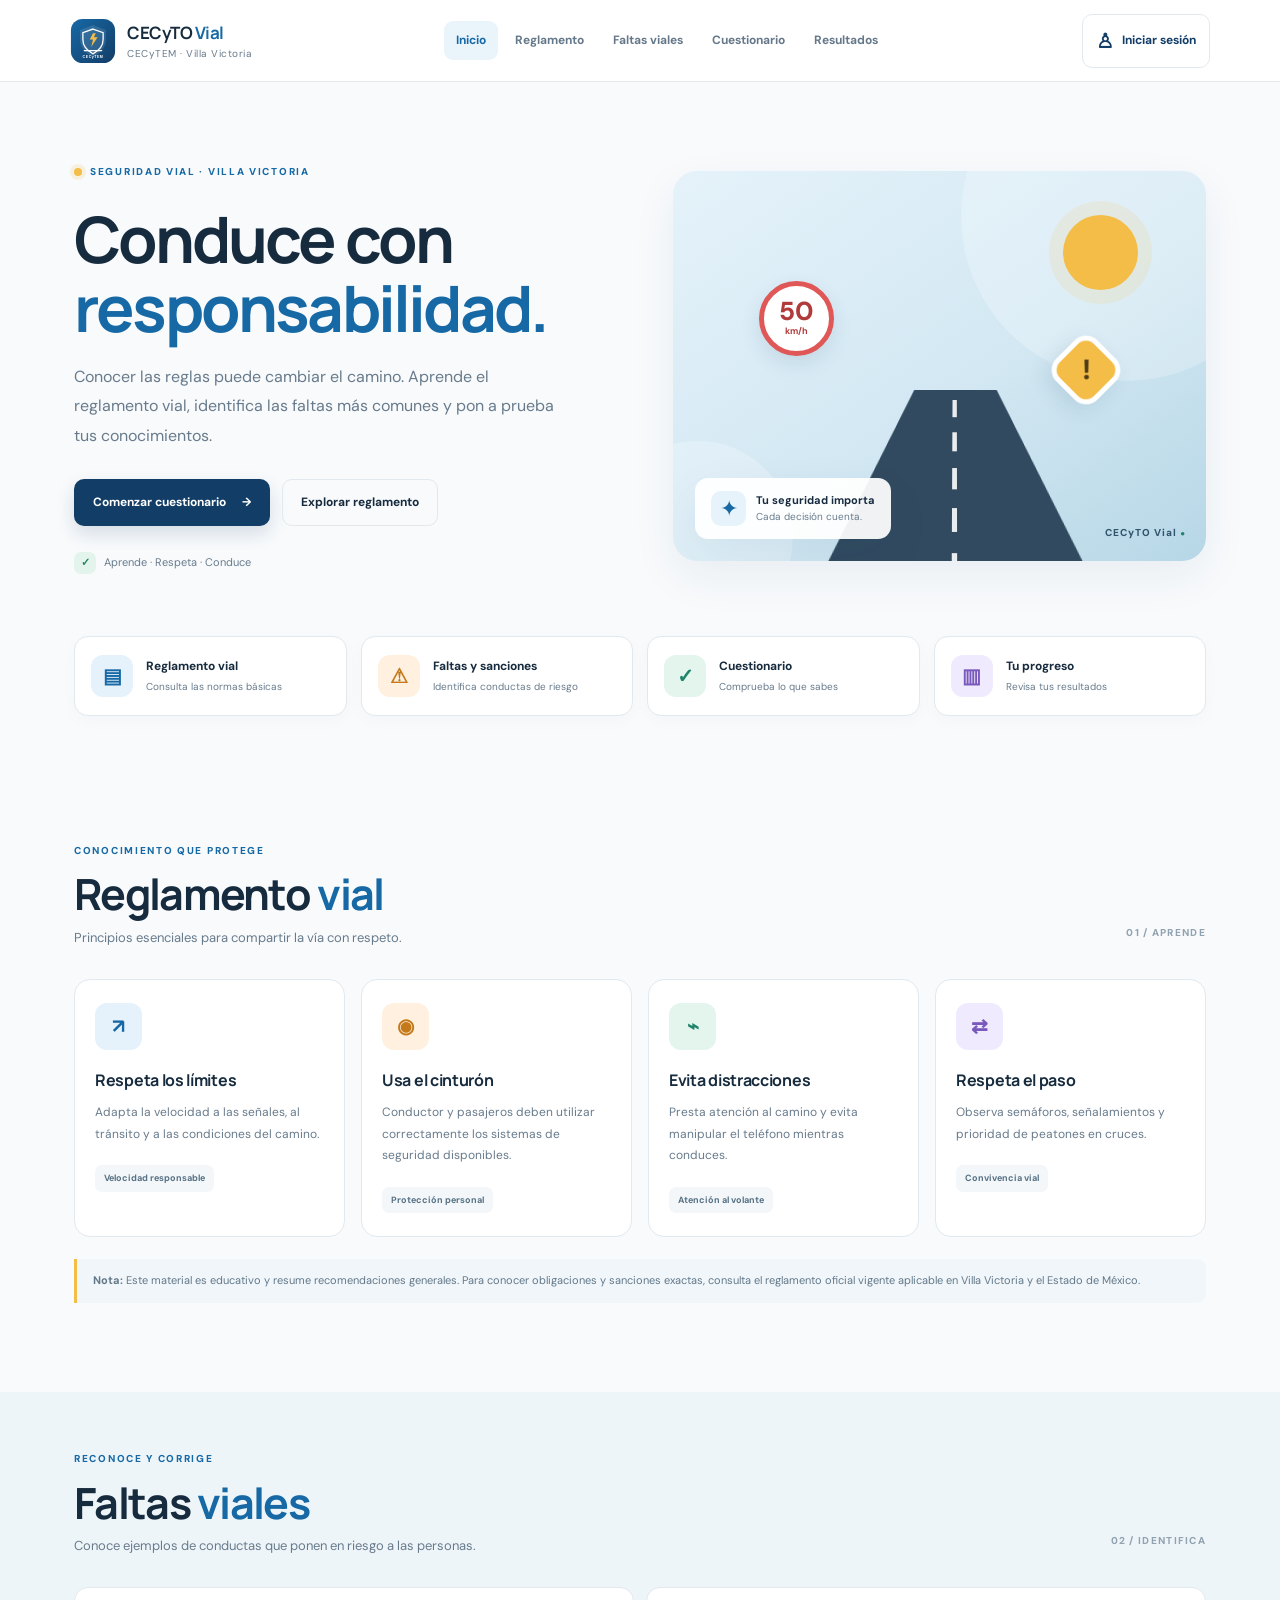
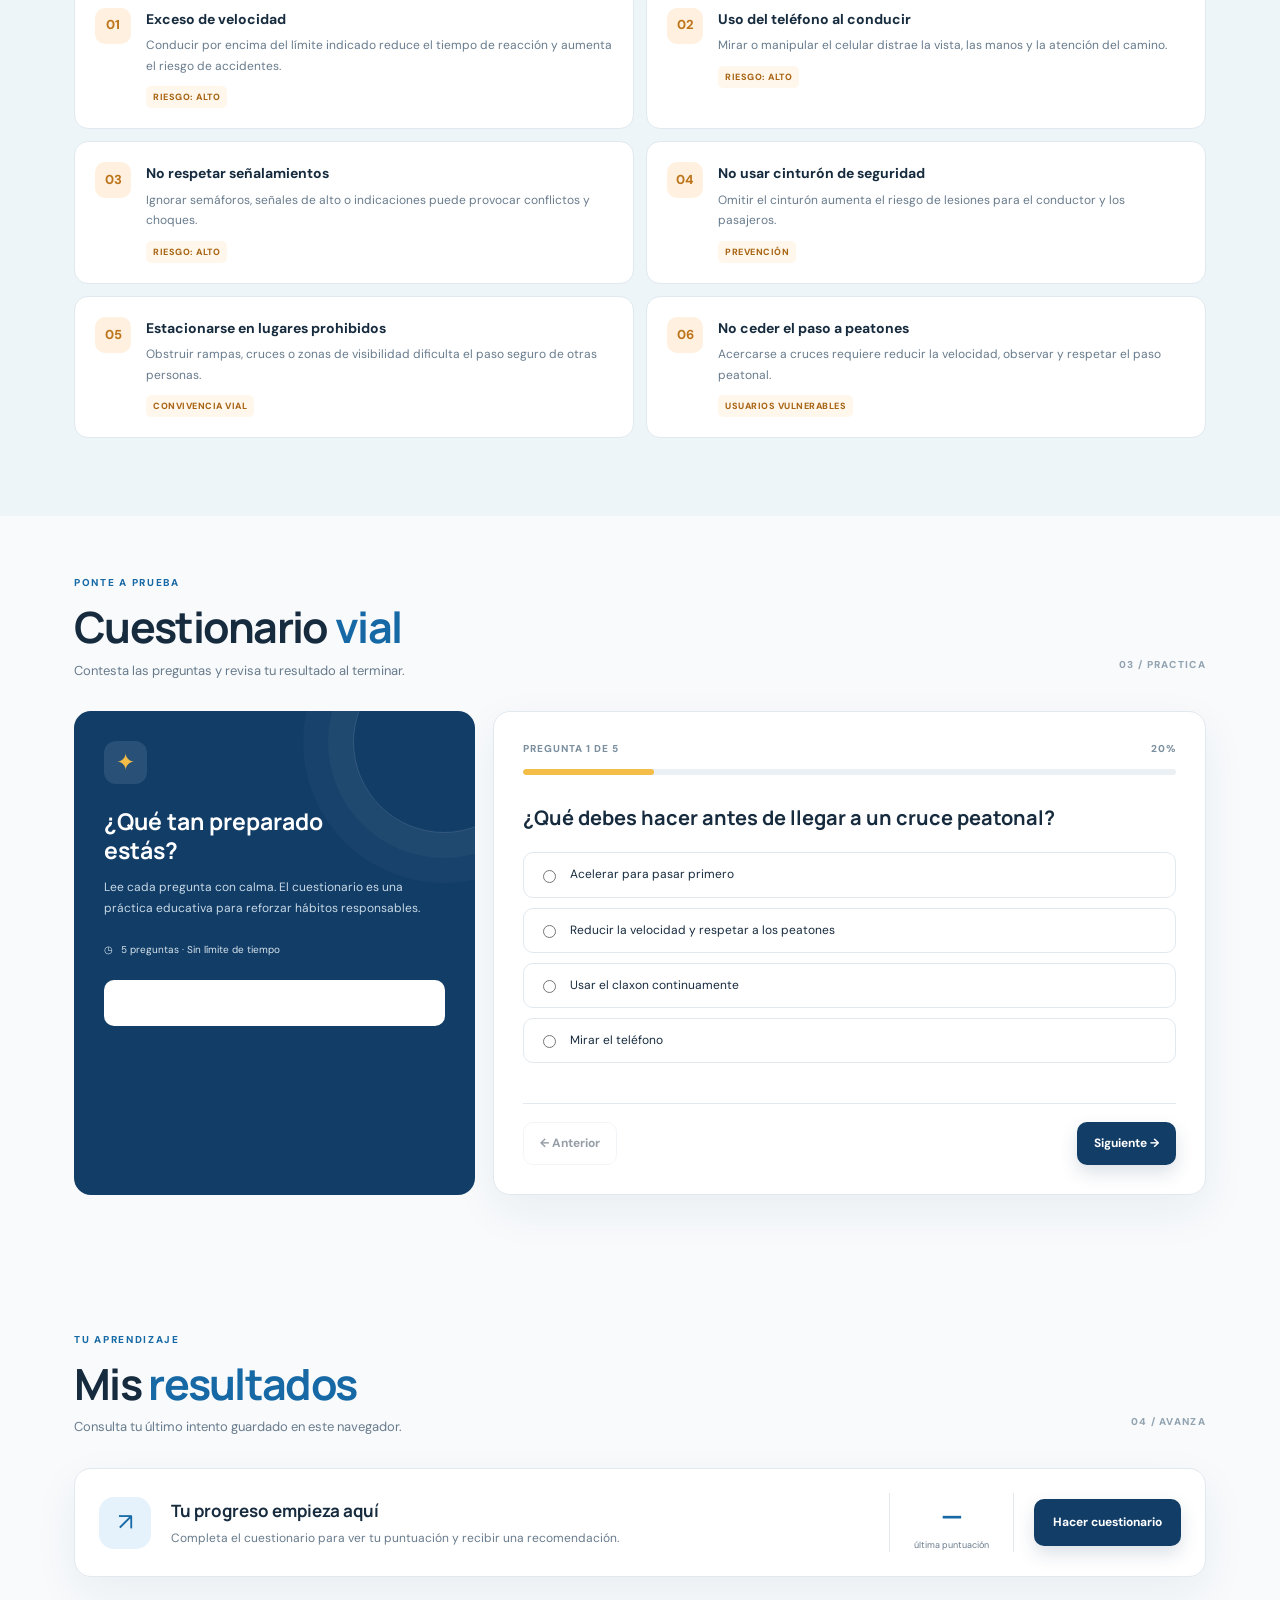
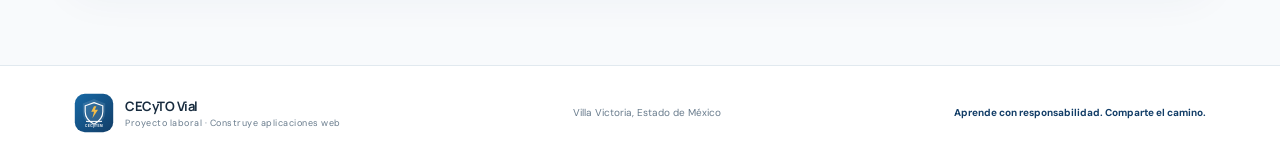
<file: CECyTO_Vial/index.html>
<!doctype html>
<html lang="es">
<head>
  <meta charset="utf-8"><meta name="viewport" content="width=device-width, initial-scale=1">
  <meta name="theme-color" content="#123d67"><meta name="description" content="CECyTO Vial: aprende el reglamento vial y conduce con responsabilidad en Villa Victoria.">
  <title>CECyTO Vial | Conduce con responsabilidad</title>
  <link rel="icon" href="assets/cecytem-vial.svg" type="image/svg+xml"><link rel="stylesheet" href="style.css">
</head>
<body>
<header class="topbar"><a class="brand" href="#inicio" aria-label="CECyTO Vial, inicio"><img src="assets/cecytem-vial.svg" alt="Logotipo CECyTEM"><span><b>CECyTO <em>Vial</em></b><small>CECyTEM · Villa Victoria</small></span></a>
<button class="menu-toggle" id="menuToggle" aria-label="Abrir menú" aria-expanded="false">☰</button>
<nav id="mainNav" aria-label="Navegación principal"><a href="#inicio" class="nav-link active">Inicio</a><a href="#reglamento" class="nav-link">Reglamento</a><a href="#faltas" class="nav-link">Faltas viales</a><a href="#cuestionario" class="nav-link">Cuestionario</a><a href="#resultados" class="nav-link">Resultados</a></nav>
<button class="login-trigger" id="loginOpen"><span class="user-icon">♙</span><span id="loginLabel">Iniciar sesión</span></button></header>
<main>
<section id="inicio" class="hero section-wrap"><div class="hero-copy"><span class="eyebrow"><span class="pulse"></span> SEGURIDAD VIAL · VILLA VICTORIA</span><h1>Conduce con<br><span>responsabilidad.</span></h1><p class="hero-lead">Conocer las reglas puede cambiar el camino. Aprende el reglamento vial, identifica las faltas más comunes y pon a prueba tus conocimientos.</p><div class="hero-actions"><a class="btn btn-primary" href="#cuestionario">Comenzar cuestionario <span>→</span></a><a class="btn btn-ghost" href="#reglamento">Explorar reglamento</a></div><div class="hero-note"><span class="shield">✓</span> Aprende · Respeta · Conduce</div></div>
<div class="hero-art" aria-label="Ilustración de una carretera y señales de tránsito"><div class="sun-orb"></div><div class="road-sign sign-one"><span>50</span><small>km/h</small></div><div class="road-sign sign-two"><span>!</span></div><div class="road"><div class="road-line"></div></div><div class="roadside-card"><span class="mini-icon">✦</span><div><b>Tu seguridad importa</b><small>Cada decisión cuenta.</small></div></div><div class="art-label">CECyTO Vial <span>●</span></div></div></section>
<section class="stats section-wrap" aria-label="Contenido del sitio"><article><span class="stat-icon blue">▤</span><div><b>Reglamento vial</b><small>Consulta las normas básicas</small></div></article><article><span class="stat-icon orange">⚠</span><div><b>Faltas y sanciones</b><small>Identifica conductas de riesgo</small></div></article><article><span class="stat-icon green">✓</span><div><b>Cuestionario</b><small>Comprueba lo que sabes</small></div></article><article><span class="stat-icon purple">▥</span><div><b>Tu progreso</b><small>Revisa tus resultados</small></div></article></section>
<section id="reglamento" class="content-section section-wrap"><div class="section-heading"><div><span class="eyebrow">CONOCIMIENTO QUE PROTEGE</span><h2>Reglamento <span>vial</span></h2><p>Principios esenciales para compartir la vía con respeto.</p></div><span class="section-number">01 / APRENDE</span></div><div class="rule-grid"><article class="rule-card"><div class="rule-icon blue">↗</div><h3>Respeta los límites</h3><p>Adapta la velocidad a las señales, al tránsito y a las condiciones del camino.</p><span class="rule-tag">Velocidad responsable</span></article><article class="rule-card"><div class="rule-icon orange">◉</div><h3>Usa el cinturón</h3><p>Conductor y pasajeros deben utilizar correctamente los sistemas de seguridad disponibles.</p><span class="rule-tag">Protección personal</span></article><article class="rule-card"><div class="rule-icon green">⌁</div><h3>Evita distracciones</h3><p>Presta atención al camino y evita manipular el teléfono mientras conduces.</p><span class="rule-tag">Atención al volante</span></article><article class="rule-card"><div class="rule-icon purple">⇄</div><h3>Respeta el paso</h3><p>Observa semáforos, señalamientos y prioridad de peatones en cruces.</p><span class="rule-tag">Convivencia vial</span></article></div><p class="legal-note"><b>Nota:</b> Este material es educativo y resume recomendaciones generales. Para conocer obligaciones y sanciones exactas, consulta el reglamento oficial vigente aplicable en Villa Victoria y el Estado de México.</p></section>
<section id="faltas" class="content-section section-wrap tinted"><div class="section-heading"><div><span class="eyebrow">RECONOCE Y CORRIGE</span><h2>Faltas <span>viales</span></h2><p>Conoce ejemplos de conductas que ponen en riesgo a las personas.</p></div><span class="section-number">02 / IDENTIFICA</span></div><div class="offense-list" id="offenseList"></div></section>
<section id="cuestionario" class="content-section section-wrap"><div class="section-heading"><div><span class="eyebrow">PONTE A PRUEBA</span><h2>Cuestionario <span>vial</span></h2><p>Contesta las preguntas y revisa tu resultado al terminar.</p></div><span class="section-number">03 / PRACTICA</span></div><div class="quiz-layout"><aside class="quiz-aside"><div class="quiz-badge">✦</div><h3>¿Qué tan preparado estás?</h3><p>Lee cada pregunta con calma. El cuestionario es una práctica educativa para reforzar hábitos responsables.</p><div class="quiz-meta"><span>◷</span> 5 preguntas · Sin límite de tiempo</div><button class="btn btn-outline" id="restartQuiz">Reiniciar cuestionario ↻</button></aside><div class="quiz-panel" id="quizPanel"><div class="quiz-top"><span id="questionCount">PREGUNTA 1 DE 5</span><span id="progressPercent">20%</span></div><div class="progress-track"><div id="progressBar"></div></div><h3 id="questionText"></h3><div id="answerOptions" class="answer-options"></div><p id="quizFeedback" class="quiz-feedback" aria-live="polite"></p><div class="quiz-controls"><button class="btn btn-ghost" id="prevQuestion" disabled>← Anterior</button><button class="btn btn-primary" id="nextQuestion">Siguiente →</button></div></div></div></section>
<section id="resultados" class="content-section section-wrap results-section"><div class="section-heading"><div><span class="eyebrow">TU APRENDIZAJE</span><h2>Mis <span>resultados</span></h2><p>Consulta tu último intento guardado en este navegador.</p></div><span class="section-number">04 / AVANZA</span></div><div class="results-card"><div class="result-symbol">↗</div><div class="result-copy"><h3 id="resultTitle">Tu progreso empieza aquí</h3><p id="resultDescription">Completa el cuestionario para ver tu puntuación y recibir una recomendación.</p></div><div class="score-box"><strong id="lastScore">—</strong><span>última puntuación</span></div><button class="btn btn-primary" id="goQuiz">Hacer cuestionario</button></div></section>
</main>
<footer><div class="footer-brand"><img src="assets/cecytem-vial.svg" alt=""><span><b>CECyTO Vial</b><small>Proyecto laboral · Construye aplicaciones web</small></span></div><p>Villa Victoria, Estado de México</p><p class="footer-motto">Aprende con responsabilidad. Comparte el camino.</p></footer>
<div class="modal-backdrop" id="loginModal" hidden><section class="login-modal" role="dialog" aria-modal="true" aria-labelledby="modalTitle"><button class="modal-close" id="loginClose" aria-label="Cerrar">×</button><div class="modal-logo"><img src="assets/cecytem-vial.svg" alt=""></div><span class="eyebrow">BIENVENIDO/A</span><h2 id="modalTitle">Iniciar sesión</h2><p>Este acceso es una demostración de la interfaz.</p><form id="loginForm"><label for="username">Usuario</label><input id="username" name="username" autocomplete="username" placeholder="Escribe tu usuario" required><label for="password">Contraseña</label><input id="password" name="password" type="password" autocomplete="current-password" placeholder="Escribe una contraseña" required><p id="loginMessage" class="form-message" aria-live="polite"></p><button class="btn btn-primary full-width" type="submit">Continuar →</button></form><small class="demo-note">No ingreses contraseñas reales. La autenticación requiere un servidor y una base de datos.</small></section></div>
<script src="app.js"></script>
</body></html>
</file>
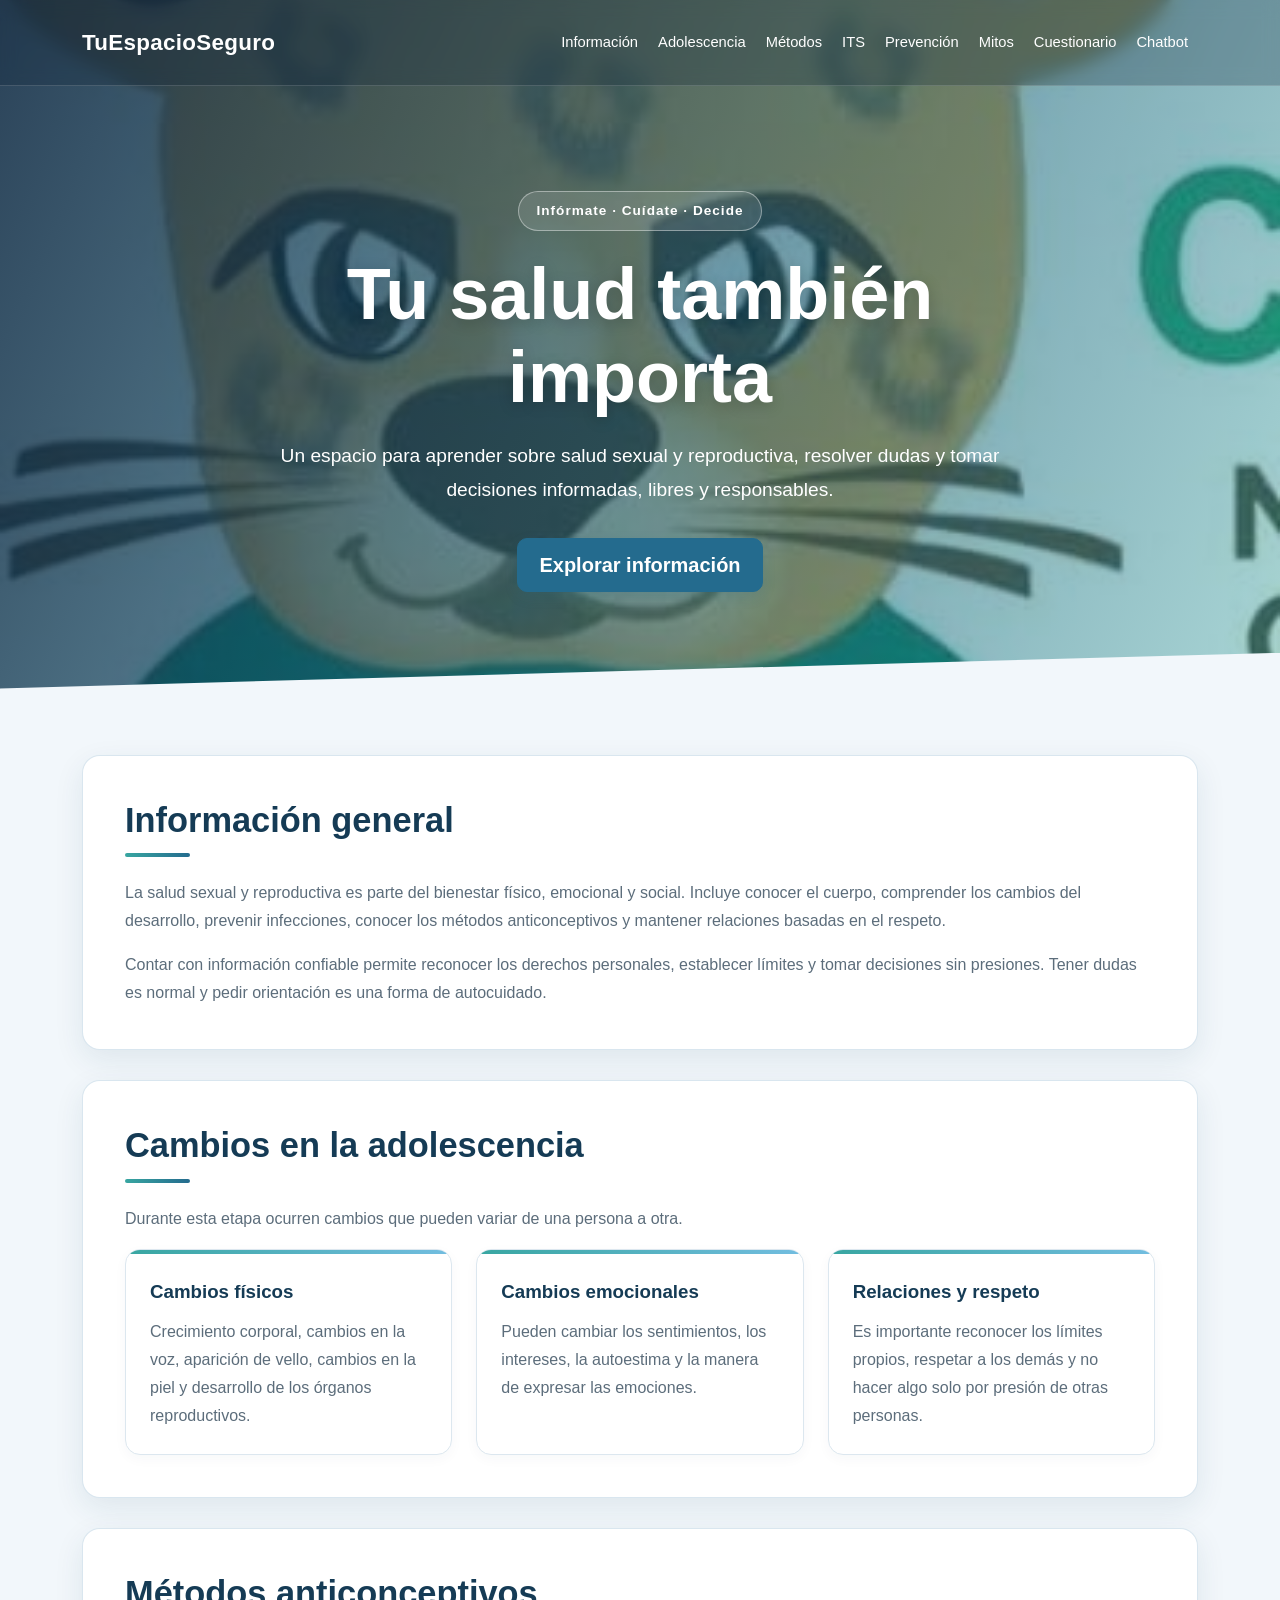
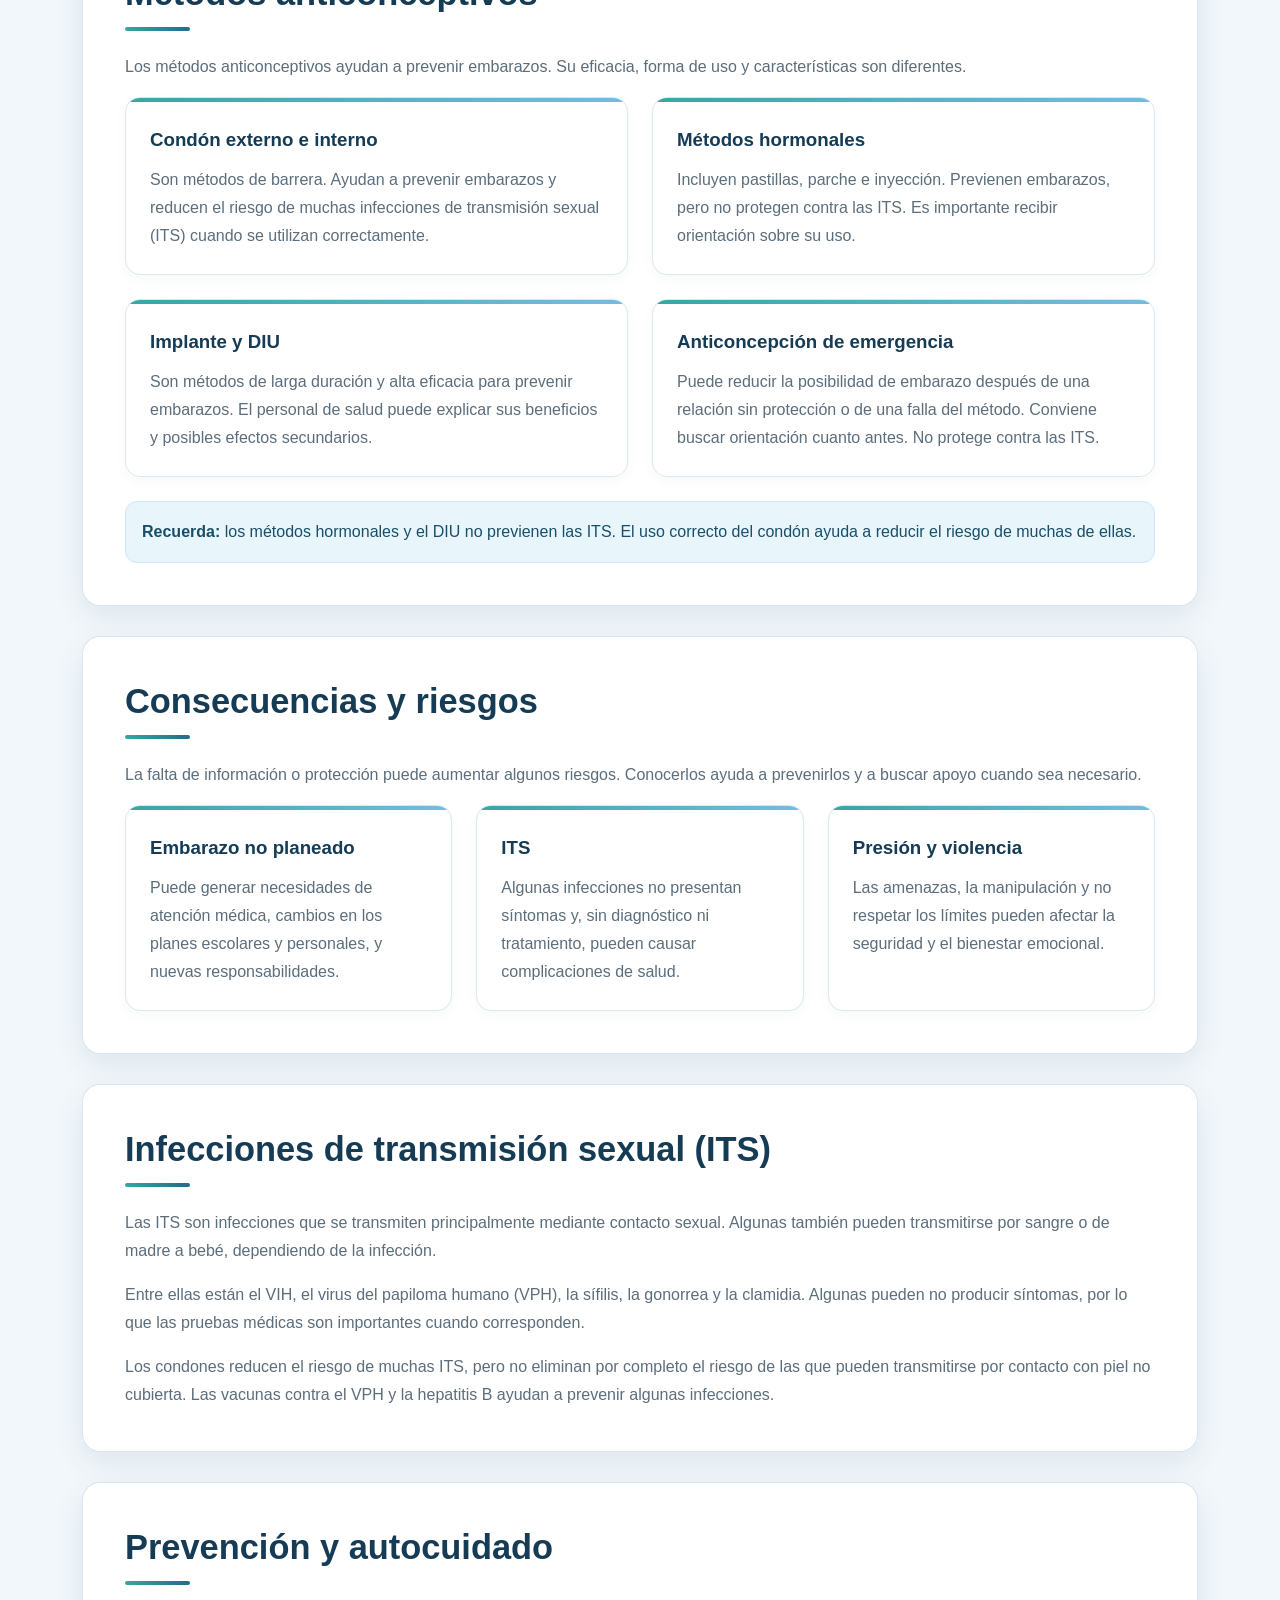
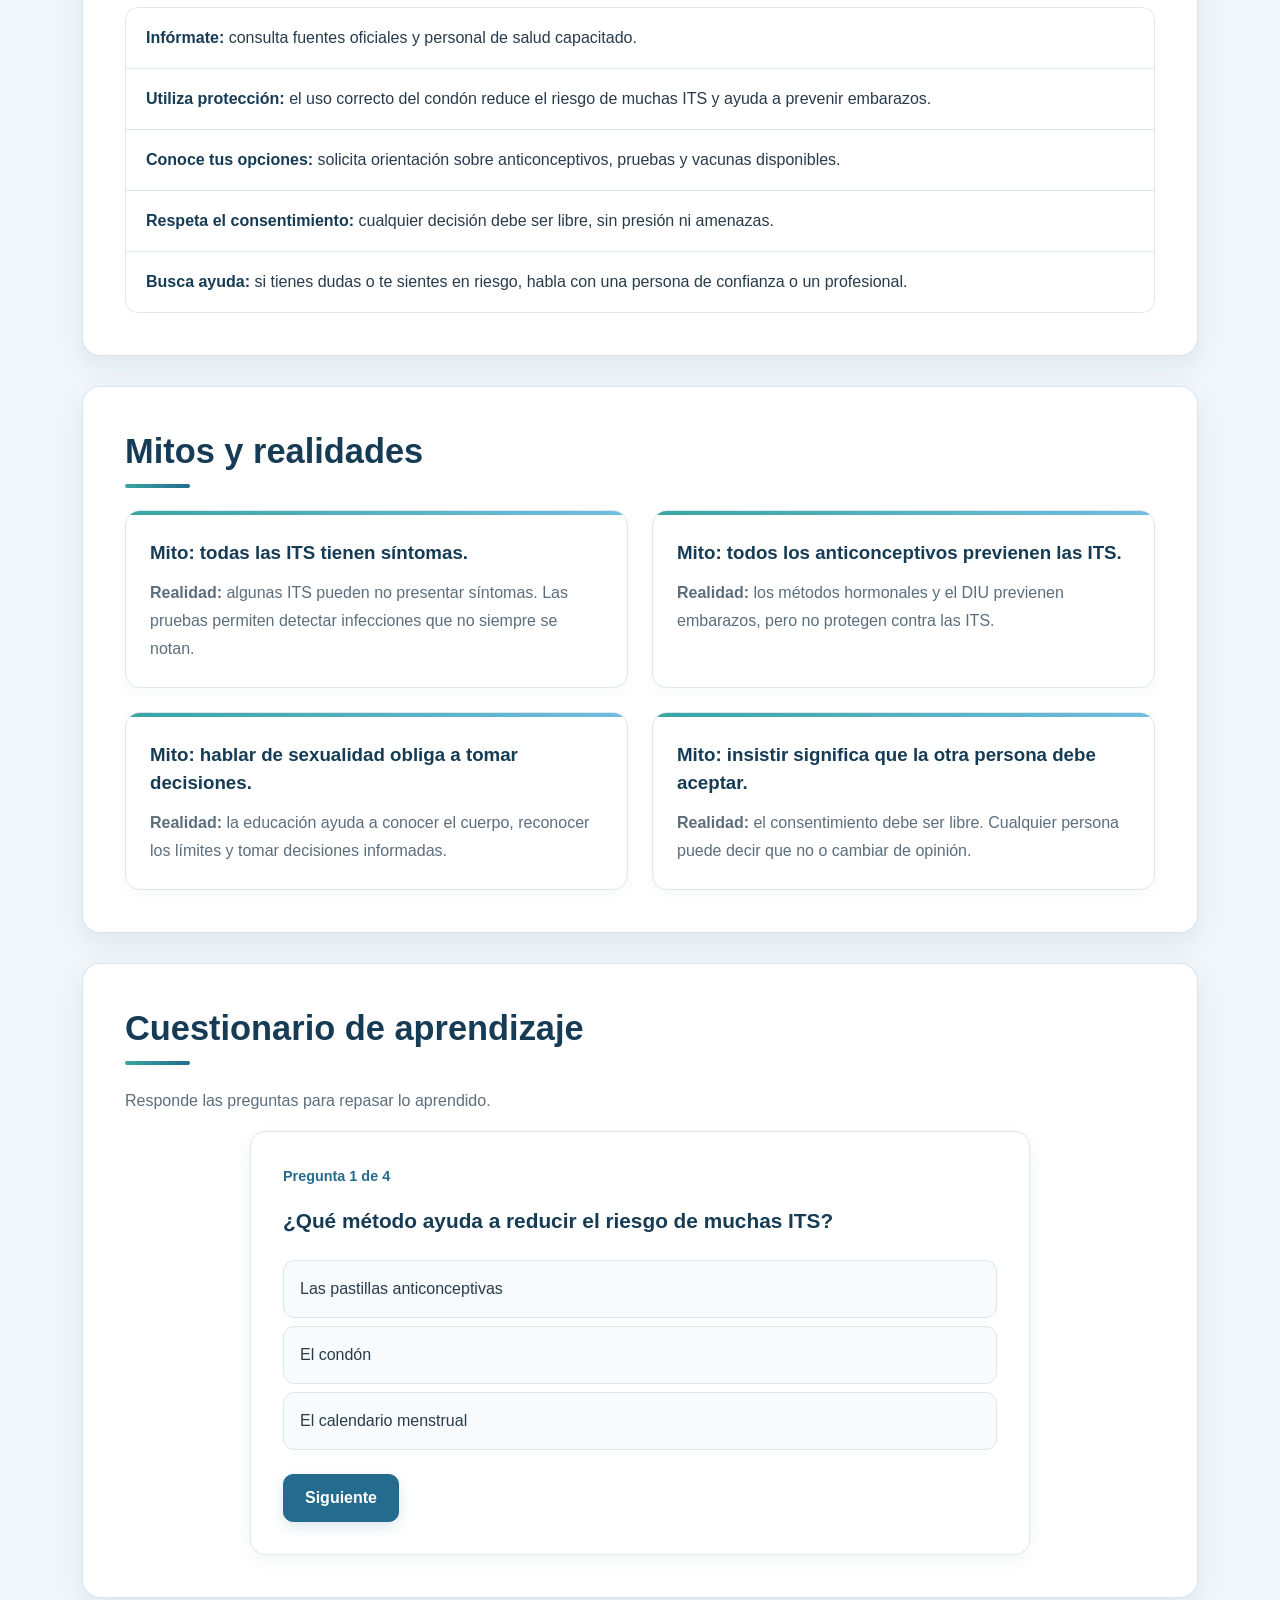
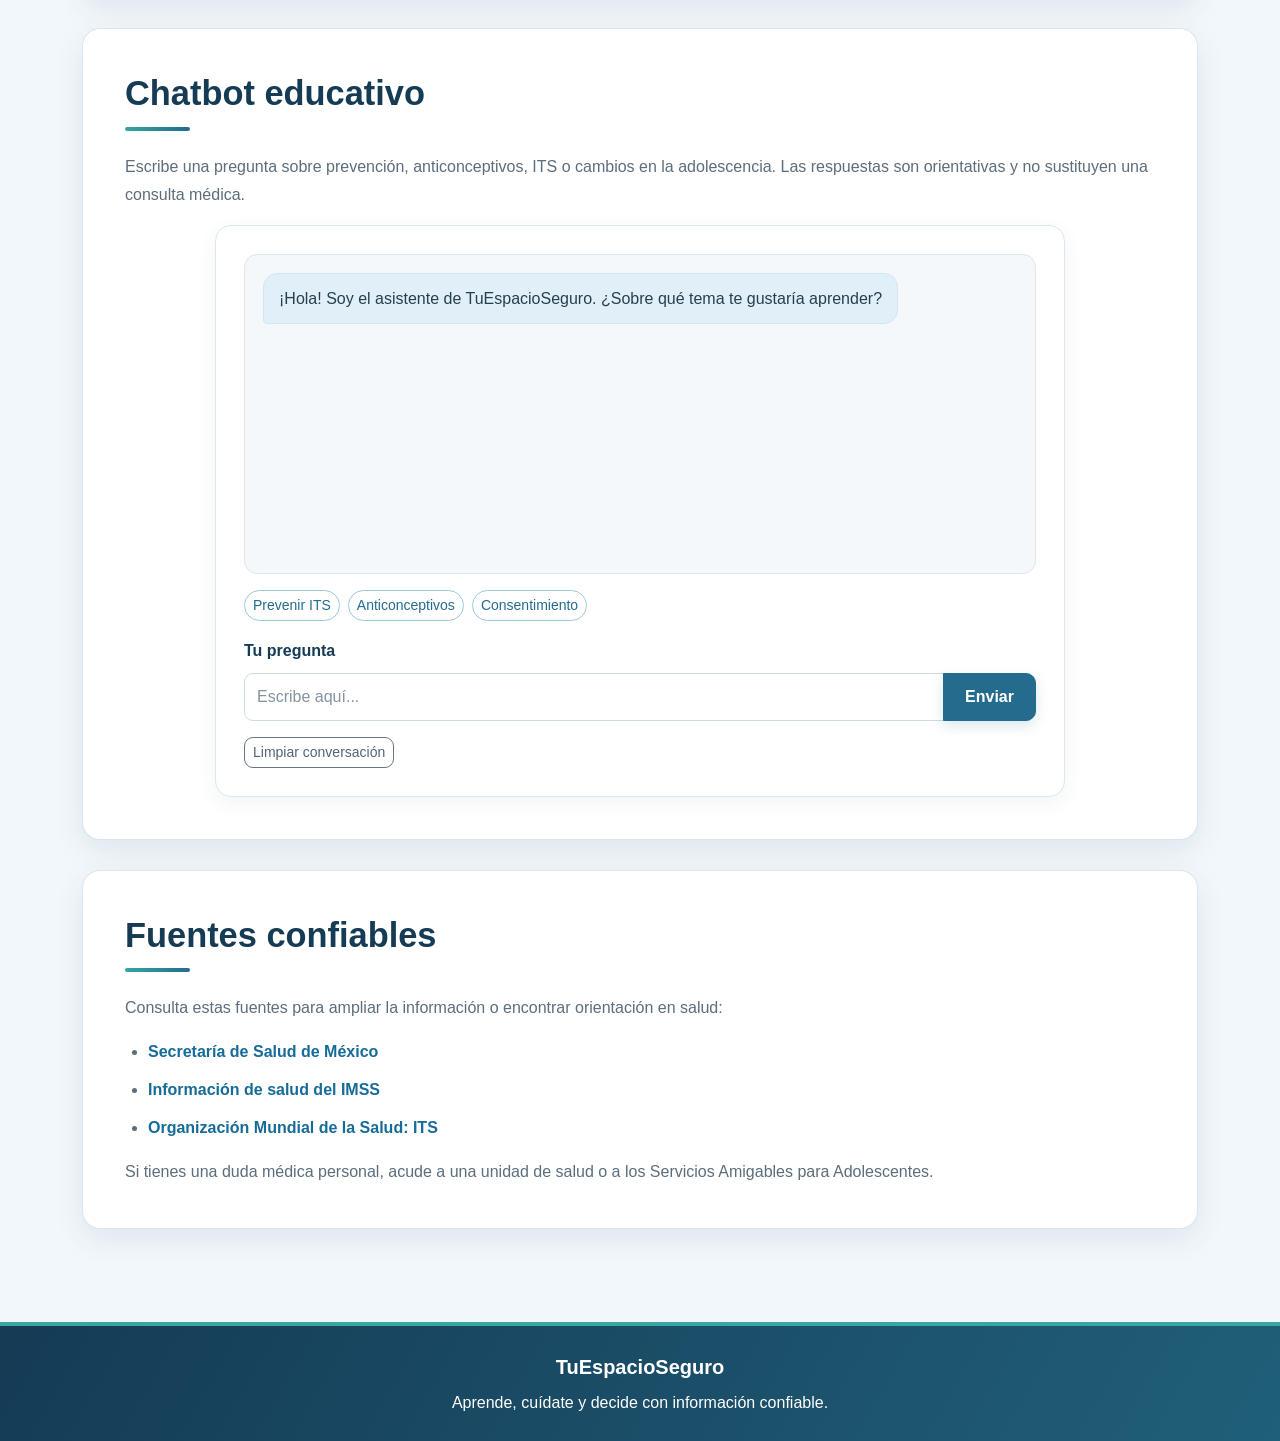
<file: chatbot/index.html>
<!DOCTYPE html>
<html lang="es">
<head>
  <meta charset="UTF-8">
  <meta name="viewport" content="width=device-width, initial-scale=1">

  <title>TuEspacioSeguro | Salud sexual y reproductiva</title>
  <meta name="description" content="Información educativa para adolescentes sobre salud sexual, prevención, anticonceptivos e ITS.">

  <!-- Bootstrap 5 -->
  <link href="https://cdn.jsdelivr.net/npm/bootstrap@5.3.3/dist/css/bootstrap.min.css" rel="stylesheet">

  <!-- Estilos propios -->
  <link rel="stylesheet" href="styles.css">

  <!-- JavaScript propio -->
  <script src="script.js" defer></script>
</head>

<body>

  <header id="inicio" class="hero">
    <nav class="navbar navbar-expand-lg navbar-dark">
      <div class="container">
        <a class="navbar-brand fw-bold" href="#inicio">TuEspacioSeguro</a>

        <button class="navbar-toggler" type="button"
          data-bs-toggle="collapse" data-bs-target="#menuPrincipal"
          aria-controls="menuPrincipal" aria-expanded="false"
          aria-label="Abrir menú">
          <span class="navbar-toggler-icon"></span>
        </button>

        <div class="collapse navbar-collapse" id="menuPrincipal">
          <ul class="navbar-nav ms-auto">
            <li class="nav-item"><a class="nav-link" href="#informacion">Información</a></li>
            <li class="nav-item"><a class="nav-link" href="#adolescencia">Adolescencia</a></li>
            <li class="nav-item"><a class="nav-link" href="#metodos">Métodos</a></li>
            <li class="nav-item"><a class="nav-link" href="#its">ITS</a></li>
            <li class="nav-item"><a class="nav-link" href="#prevencion">Prevención</a></li>
            <li class="nav-item"><a class="nav-link" href="#mitos">Mitos</a></li>
            <li class="nav-item"><a class="nav-link" href="#cuestionario">Cuestionario</a></li>
            <li class="nav-item"><a class="nav-link" href="#chatbot">Chatbot</a></li>
          </ul>
        </div>
      </div>
    </nav>

    <div class="container hero-content text-center">
      <span class="etiqueta">Infórmate · Cuídate · Decide</span>
      <h1>Tu salud también importa</h1>
      <p>Un espacio para aprender sobre salud sexual y reproductiva, resolver dudas y tomar decisiones informadas, libres y responsables.</p>
      <a href="#informacion" class="btn btn-primary btn-lg">Explorar información</a>
    </div>
  </header>

  <main class="container py-4 py-md-5">

    <section id="informacion" class="seccion">
      <h2>Información general</h2>
      <p>La salud sexual y reproductiva es parte del bienestar físico, emocional y social. Incluye conocer el cuerpo, comprender los cambios del desarrollo, prevenir infecciones, conocer los métodos anticonceptivos y mantener relaciones basadas en el respeto.</p>
      <p>Contar con información confiable permite reconocer los derechos personales, establecer límites y tomar decisiones sin presiones. Tener dudas es normal y pedir orientación es una forma de autocuidado.</p>
    </section>

    <section id="adolescencia" class="seccion">
      <h2>Cambios en la adolescencia</h2>
      <p>Durante esta etapa ocurren cambios que pueden variar de una persona a otra.</p>

      <div class="row g-4">
        <div class="col-md-4">
          <article class="card h-100 tarjeta">
            <div class="card-body">
              <h3 class="card-title">Cambios físicos</h3>
              <p class="card-text">Crecimiento corporal, cambios en la voz, aparición de vello, cambios en la piel y desarrollo de los órganos reproductivos.</p>
            </div>
          </article>
        </div>

        <div class="col-md-4">
          <article class="card h-100 tarjeta">
            <div class="card-body">
              <h3 class="card-title">Cambios emocionales</h3>
              <p class="card-text">Pueden cambiar los sentimientos, los intereses, la autoestima y la manera de expresar las emociones.</p>
            </div>
          </article>
        </div>

        <div class="col-md-4">
          <article class="card h-100 tarjeta">
            <div class="card-body">
              <h3 class="card-title">Relaciones y respeto</h3>
              <p class="card-text">Es importante reconocer los límites propios, respetar a los demás y no hacer algo solo por presión de otras personas.</p>
            </div>
          </article>
        </div>
      </div>
    </section>

    <section id="metodos" class="seccion">
      <h2>Métodos anticonceptivos</h2>
      <p>Los métodos anticonceptivos ayudan a prevenir embarazos. Su eficacia, forma de uso y características son diferentes.</p>

      <div class="row g-4">
        <div class="col-md-6">
          <article class="card h-100 tarjeta">
            <div class="card-body">
              <h3 class="card-title">Condón externo e interno</h3>
              <p class="card-text">Son métodos de barrera. Ayudan a prevenir embarazos y reducen el riesgo de muchas infecciones de transmisión sexual (ITS) cuando se utilizan correctamente.</p>
            </div>
          </article>
        </div>

        <div class="col-md-6">
          <article class="card h-100 tarjeta">
            <div class="card-body">
              <h3 class="card-title">Métodos hormonales</h3>
              <p class="card-text">Incluyen pastillas, parche e inyección. Previenen embarazos, pero no protegen contra las ITS. Es importante recibir orientación sobre su uso.</p>
            </div>
          </article>
        </div>

        <div class="col-md-6">
          <article class="card h-100 tarjeta">
            <div class="card-body">
              <h3 class="card-title">Implante y DIU</h3>
              <p class="card-text">Son métodos de larga duración y alta eficacia para prevenir embarazos. El personal de salud puede explicar sus beneficios y posibles efectos secundarios.</p>
            </div>
          </article>
        </div>

        <div class="col-md-6">
          <article class="card h-100 tarjeta">
            <div class="card-body">
              <h3 class="card-title">Anticoncepción de emergencia</h3>
              <p class="card-text">Puede reducir la posibilidad de embarazo después de una relación sin protección o de una falla del método. Conviene buscar orientación cuanto antes. No protege contra las ITS.</p>
            </div>
          </article>
        </div>
      </div>

      <div class="alert alert-info mt-4 mb-0" role="note">
        <strong>Recuerda:</strong> los métodos hormonales y el DIU no previenen las ITS. El uso correcto del condón ayuda a reducir el riesgo de muchas de ellas.
      </div>
    </section>

    <section id="riesgos" class="seccion">
      <h2>Consecuencias y riesgos</h2>
      <p>La falta de información o protección puede aumentar algunos riesgos. Conocerlos ayuda a prevenirlos y a buscar apoyo cuando sea necesario.</p>

      <div class="row g-4">
        <div class="col-md-4">
          <article class="card h-100 tarjeta">
            <div class="card-body">
              <h3 class="card-title">Embarazo no planeado</h3>
              <p class="card-text">Puede generar necesidades de atención médica, cambios en los planes escolares y personales, y nuevas responsabilidades.</p>
            </div>
          </article>
        </div>

        <div class="col-md-4">
          <article class="card h-100 tarjeta">
            <div class="card-body">
              <h3 class="card-title">ITS</h3>
              <p class="card-text">Algunas infecciones no presentan síntomas y, sin diagnóstico ni tratamiento, pueden causar complicaciones de salud.</p>
            </div>
          </article>
        </div>

        <div class="col-md-4">
          <article class="card h-100 tarjeta">
            <div class="card-body">
              <h3 class="card-title">Presión y violencia</h3>
              <p class="card-text">Las amenazas, la manipulación y no respetar los límites pueden afectar la seguridad y el bienestar emocional.</p>
            </div>
          </article>
        </div>
      </div>
    </section>

    <section id="its" class="seccion">
      <h2>Infecciones de transmisión sexual (ITS)</h2>
      <p>Las ITS son infecciones que se transmiten principalmente mediante contacto sexual. Algunas también pueden transmitirse por sangre o de madre a bebé, dependiendo de la infección.</p>
      <p>Entre ellas están el VIH, el virus del papiloma humano (VPH), la sífilis, la gonorrea y la clamidia. Algunas pueden no producir síntomas, por lo que las pruebas médicas son importantes cuando corresponden.</p>
      <p>Los condones reducen el riesgo de muchas ITS, pero no eliminan por completo el riesgo de las que pueden transmitirse por contacto con piel no cubierta. Las vacunas contra el VPH y la hepatitis B ayudan a prevenir algunas infecciones.</p>
    </section>

    <section id="prevencion" class="seccion">
      <h2>Prevención y autocuidado</h2>

      <div class="list-group">
        <div class="list-group-item">
          <strong>Infórmate:</strong> consulta fuentes oficiales y personal de salud capacitado.
        </div>
        <div class="list-group-item">
          <strong>Utiliza protección:</strong> el uso correcto del condón reduce el riesgo de muchas ITS y ayuda a prevenir embarazos.
        </div>
        <div class="list-group-item">
          <strong>Conoce tus opciones:</strong> solicita orientación sobre anticonceptivos, pruebas y vacunas disponibles.
        </div>
        <div class="list-group-item">
          <strong>Respeta el consentimiento:</strong> cualquier decisión debe ser libre, sin presión ni amenazas.
        </div>
        <div class="list-group-item">
          <strong>Busca ayuda:</strong> si tienes dudas o te sientes en riesgo, habla con una persona de confianza o un profesional.
        </div>
      </div>
    </section>

    <section id="mitos" class="seccion">
      <h2>Mitos y realidades</h2>

      <div id="mitosContainer" class="row g-4">
        <div class="col-md-6">
          <article class="card h-100 tarjeta">
            <div class="card-body">
              <h3 class="card-title">Mito: todas las ITS tienen síntomas.</h3>
              <p class="card-text"><strong>Realidad:</strong> algunas ITS pueden no presentar síntomas. Las pruebas permiten detectar infecciones que no siempre se notan.</p>
            </div>
          </article>
        </div>

        <div class="col-md-6">
          <article class="card h-100 tarjeta">
            <div class="card-body">
              <h3 class="card-title">Mito: todos los anticonceptivos previenen las ITS.</h3>
              <p class="card-text"><strong>Realidad:</strong> los métodos hormonales y el DIU previenen embarazos, pero no protegen contra las ITS.</p>
            </div>
          </article>
        </div>

        <div class="col-md-6">
          <article class="card h-100 tarjeta">
            <div class="card-body">
              <h3 class="card-title">Mito: hablar de sexualidad obliga a tomar decisiones.</h3>
              <p class="card-text"><strong>Realidad:</strong> la educación ayuda a conocer el cuerpo, reconocer los límites y tomar decisiones informadas.</p>
            </div>
          </article>
        </div>

        <div class="col-md-6">
          <article class="card h-100 tarjeta">
            <div class="card-body">
              <h3 class="card-title">Mito: insistir significa que la otra persona debe aceptar.</h3>
              <p class="card-text"><strong>Realidad:</strong> el consentimiento debe ser libre. Cualquier persona puede decir que no o cambiar de opinión.</p>
            </div>
          </article>
        </div>
      </div>
    </section>

    <section id="cuestionario" class="seccion">
      <h2>Cuestionario de aprendizaje</h2>
      <p>Responde las preguntas para repasar lo aprendido.</p>

      <div class="card cuestionario">
        <div class="card-body">
          <p id="quizProgress" class="text-secondary">Pregunta 1 de 4</p>
          <h3 id="quizQuestion" class="h5"></h3>
          <div id="quizOptions" class="d-grid gap-2 my-4"></div>
          <p id="quizFeedback" aria-live="polite"></p>
          <p id="quizResult" class="fw-bold"></p>
          <button id="nextQuestionBtn" class="btn btn-primary" type="button">Siguiente</button>
        </div>
      </div>
    </section>

    <section id="chatbot" class="seccion">
      <h2>Chatbot educativo</h2>
      <p>Escribe una pregunta sobre prevención, anticonceptivos, ITS o cambios en la adolescencia. Las respuestas son orientativas y no sustituyen una consulta médica.</p>

      <div class="card chat">
        <div class="card-body">
          <div id="chatBox" class="chat-box mb-3" aria-live="polite">
            <p class="mensaje bot">¡Hola! Soy el asistente de TuEspacioSeguro. ¿Sobre qué tema te gustaría aprender?</p>
          </div>

          <div class="d-flex flex-wrap gap-2 mb-3">
            <button class="btn btn-outline-primary btn-sm quick-topic" type="button" data-question="¿Cómo puedo prevenir las ITS?">Prevenir ITS</button>
            <button class="btn btn-outline-primary btn-sm quick-topic" type="button" data-question="¿Qué métodos anticonceptivos existen?">Anticonceptivos</button>
            <button class="btn btn-outline-primary btn-sm quick-topic" type="button" data-question="¿Qué es el consentimiento?">Consentimiento</button>
          </div>

          <form id="chatForm">
            <label for="userInput" class="form-label">Tu pregunta</label>
            <div class="input-group">
              <input id="userInput" class="form-control" type="text" placeholder="Escribe aquí..." required>
              <button id="sendBtn" class="btn btn-primary" type="submit">Enviar</button>
            </div>
          </form>

          <button id="clearChat" class="btn btn-outline-secondary btn-sm mt-3" type="button">Limpiar conversación</button>
        </div>
      </div>
    </section>

    <section id="recursos" class="seccion">
      <h2>Fuentes confiables</h2>
      <p>Consulta estas fuentes para ampliar la información o encontrar orientación en salud:</p>
      <ul>
        <li><a href="https://www.gob.mx/salud" target="_blank" rel="noopener noreferrer">Secretaría de Salud de México</a></li>
        <li><a href="https://www.imss.gob.mx/salud-en-linea" target="_blank" rel="noopener noreferrer">Información de salud del IMSS</a></li>
        <li><a href="https://www.who.int/health-topics/sexually-transmitted-infections" target="_blank" rel="noopener noreferrer">Organización Mundial de la Salud: ITS</a></li>
      </ul>
      <p>Si tienes una duda médica personal, acude a una unidad de salud o a los Servicios Amigables para Adolescentes.</p>
    </section>

  </main>

  <footer class="footer text-center py-4">
    <div class="container">
      <p class="mb-1">TuEspacioSeguro</p>
      <p class="mb-0">Aprende, cuídate y decide con información confiable.</p>
    </div>
  </footer>

  <!-- Bootstrap JavaScript -->
  <script src="https://cdn.jsdelivr.net/npm/bootstrap@5.3.3/dist/js/bootstrap.bundle.min.js"></script>

</body>
</html>
</file>
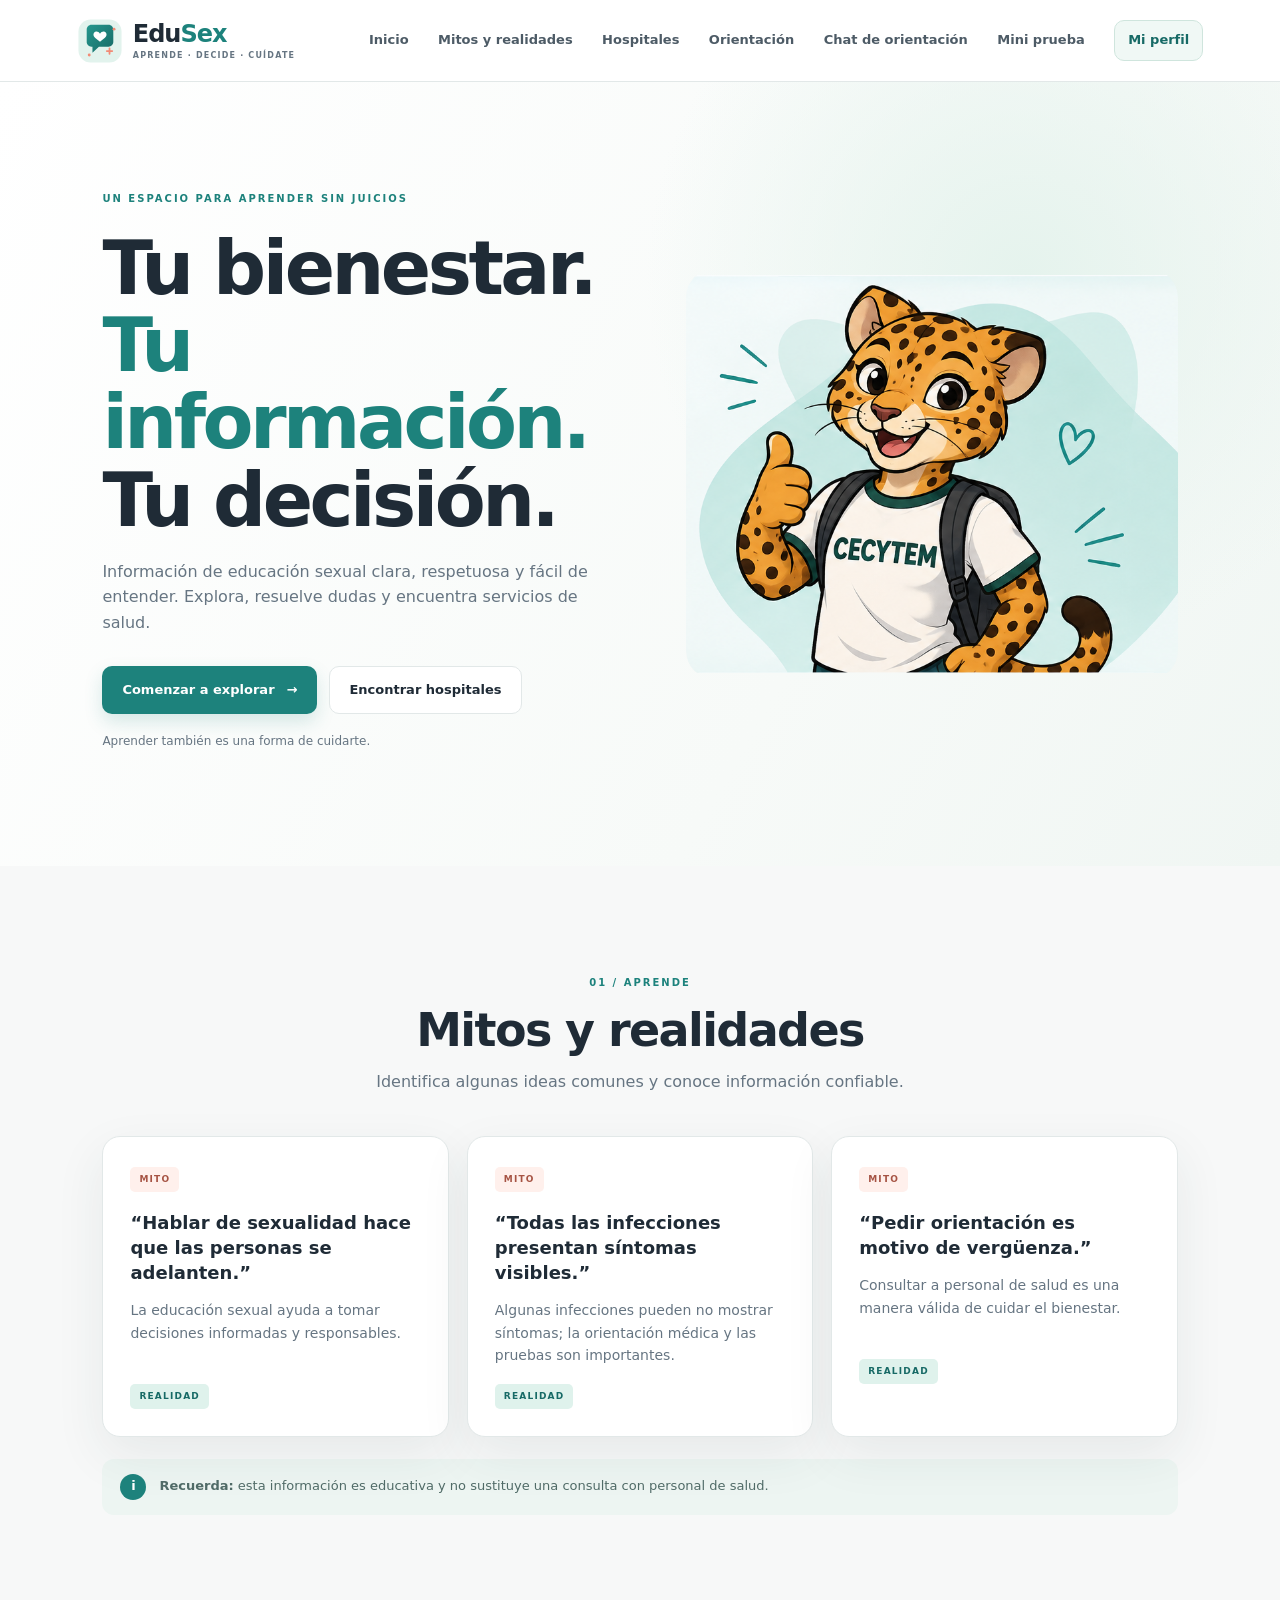
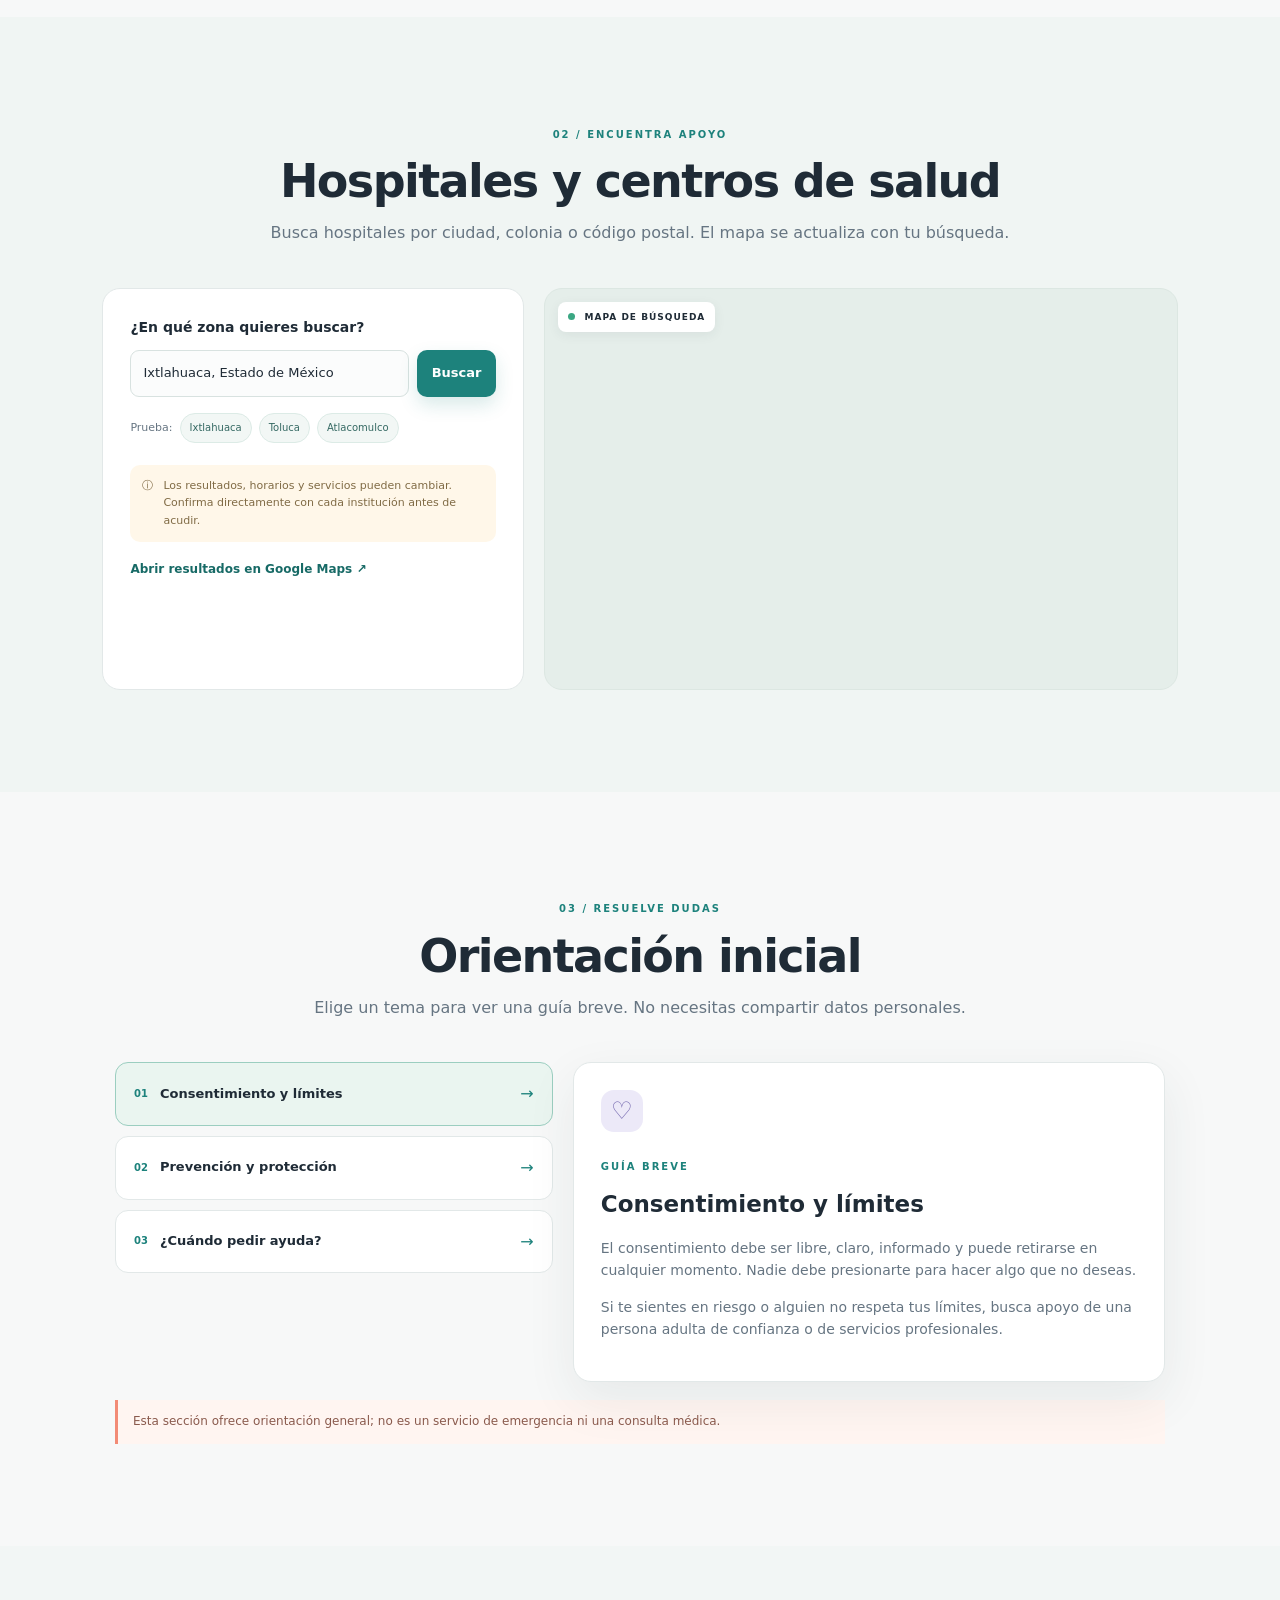
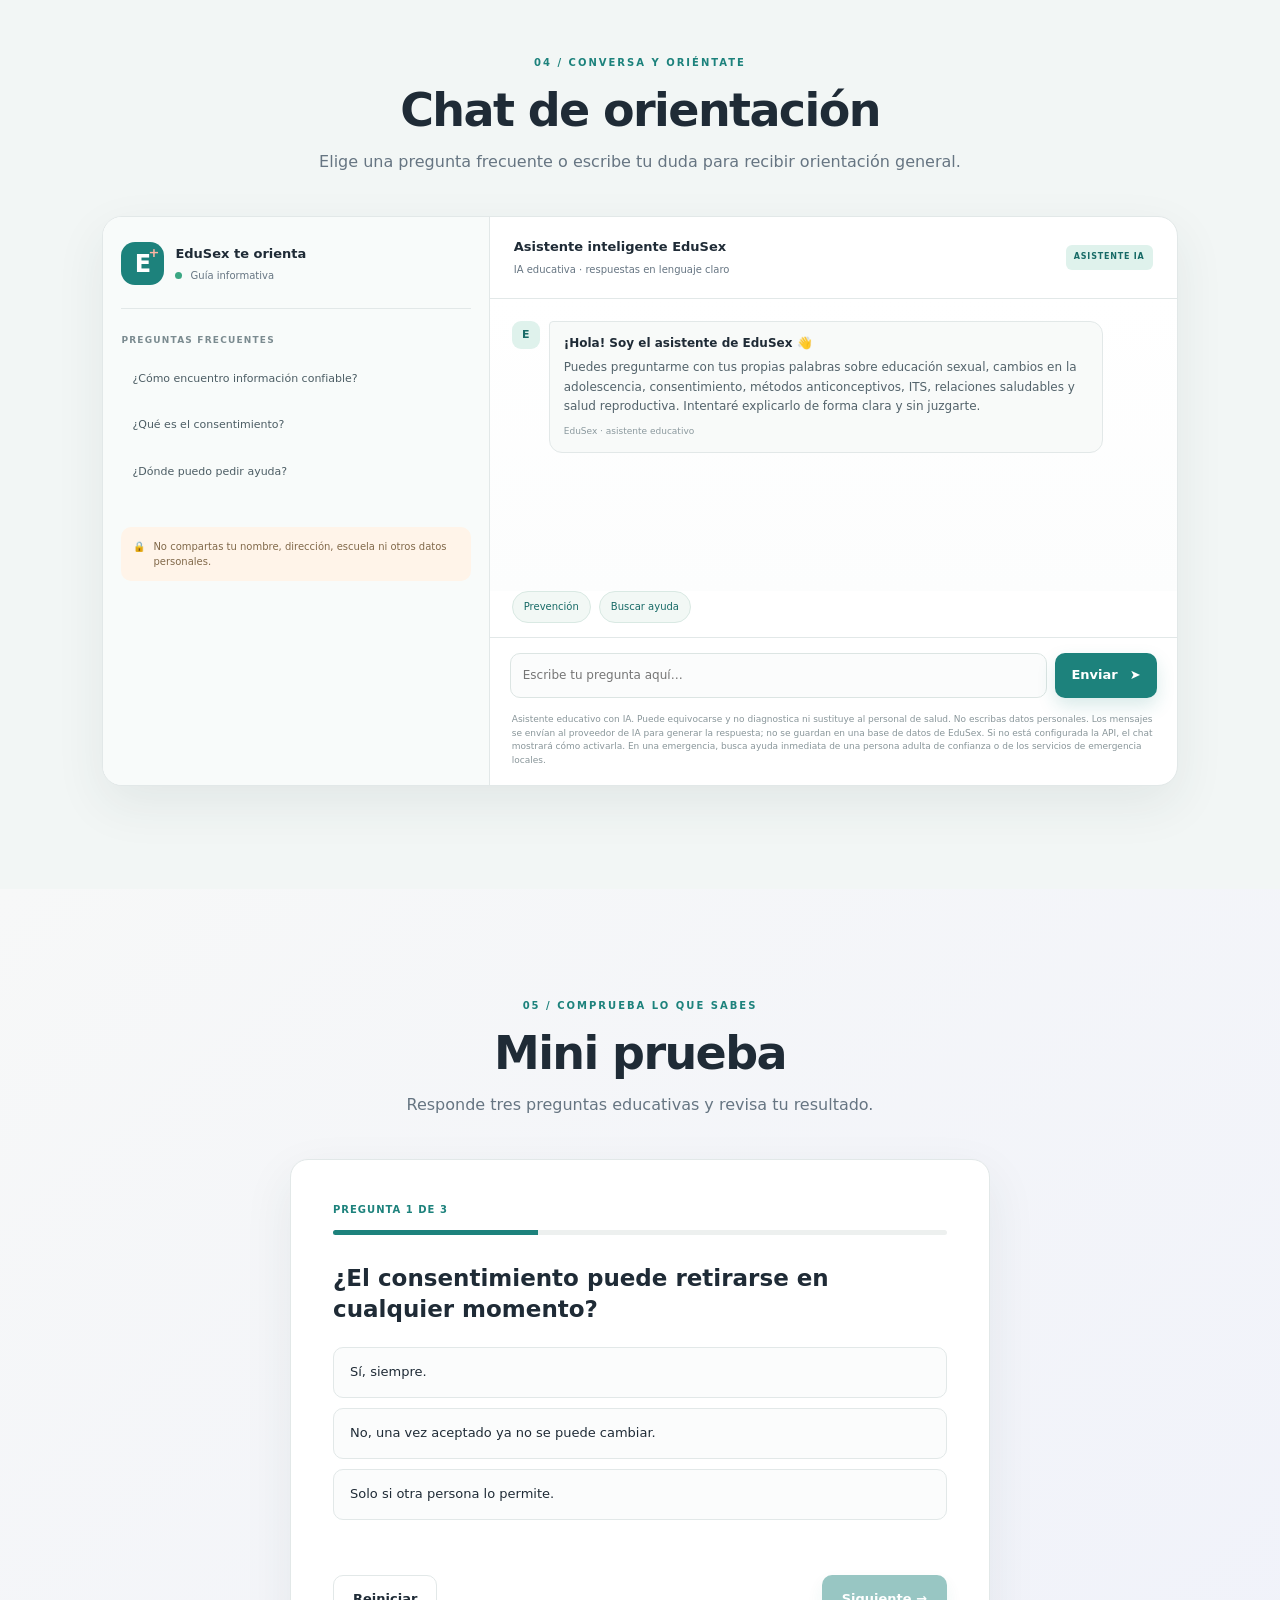
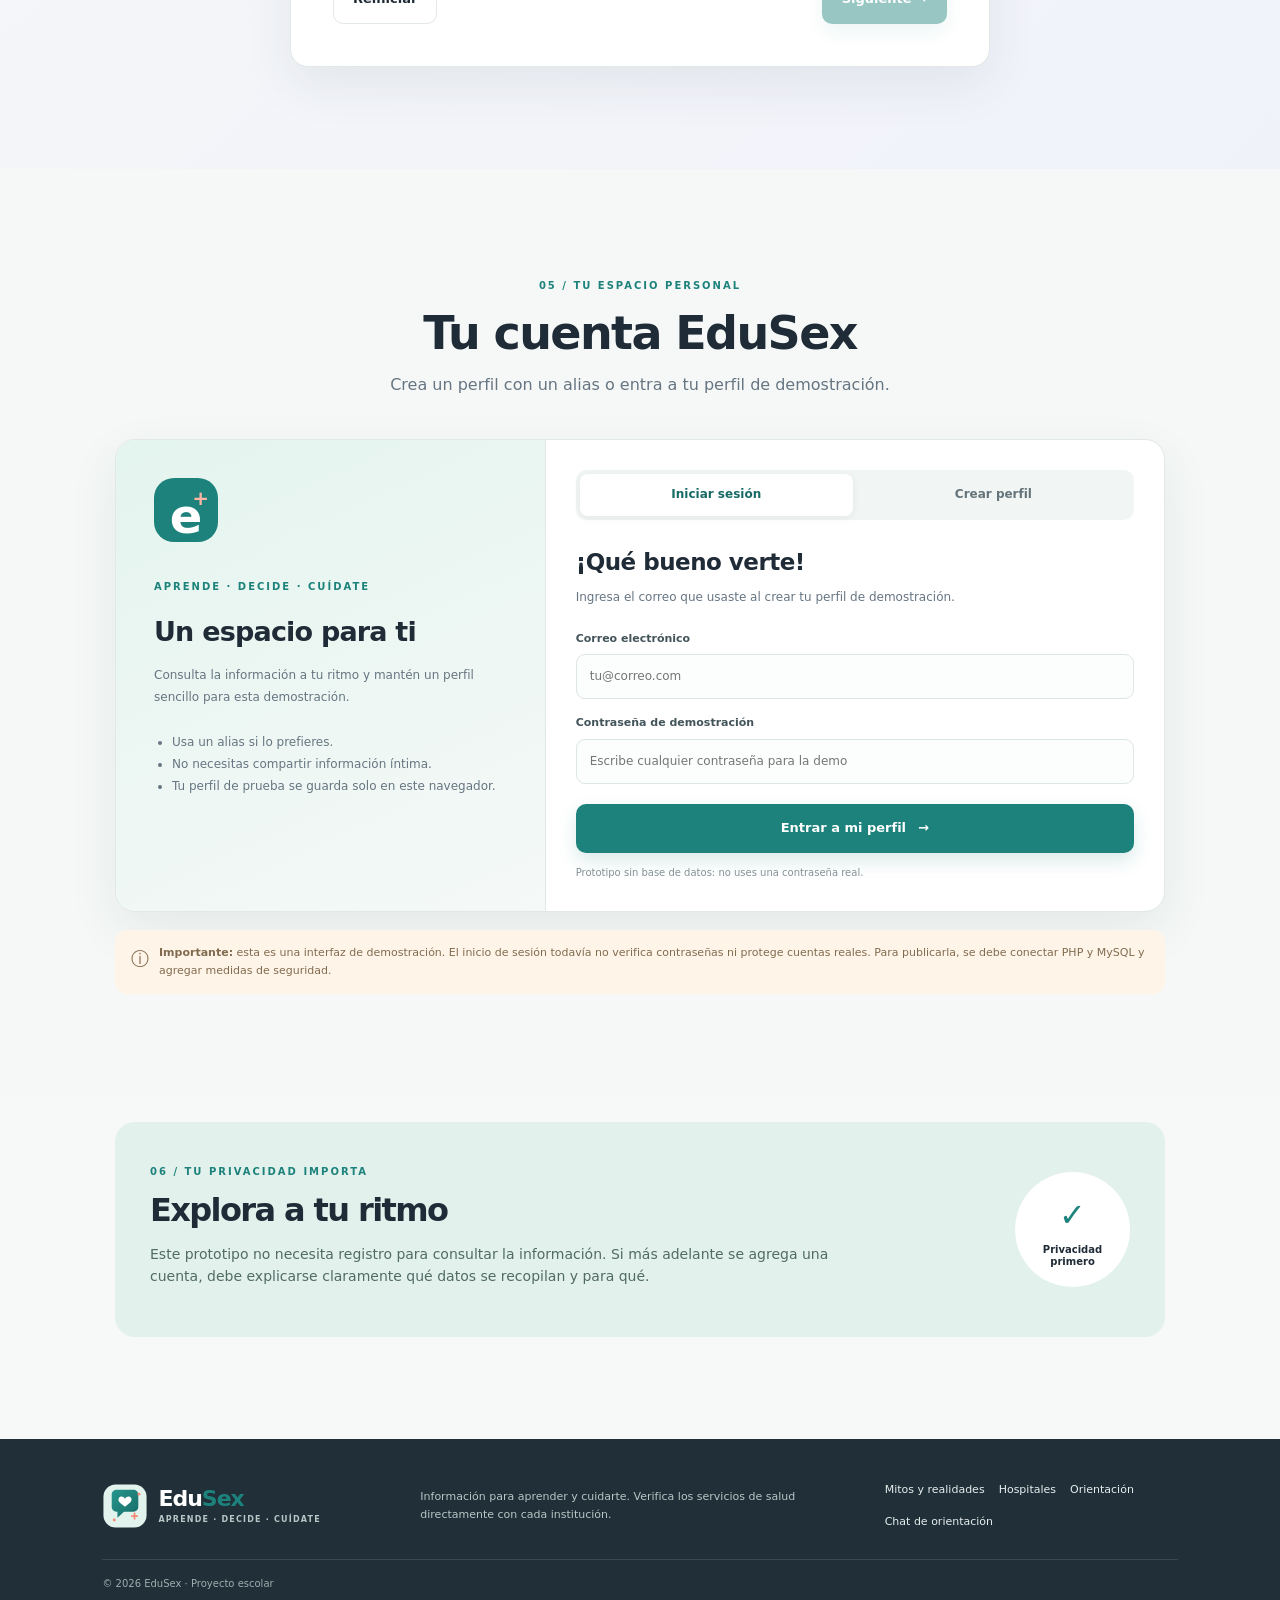
<file: educsex/index.html>
<!DOCTYPE html>
<html lang="es">
<head>
  <meta charset="UTF-8">
  <meta name="viewport" content="width=device-width, initial-scale=1.0">
  <meta name="description" content="EduSex: educación, orientación y recursos de salud sexual con información clara y respetuosa.">
  <title>EduSex | Aprende, decide, cuídate</title>
  <link rel="icon" type="image/svg+xml" href="assets/logo-edusex.svg">
  <link rel="stylesheet" href="styles.css">
</head>
<body>
  <header class="topbar">
    <a class="brand" href="#inicio" aria-label="EduSex, inicio">
      <img src="assets/logo-edusex.svg" alt="Logo EduSex">
      <span>Edu<span class="brand-accent">Sex</span><small>APRENDE · DECIDE · CUÍDATE</small></span>
    </a>
    <button class="menu-toggle" id="menuToggle" aria-label="Abrir menú" aria-expanded="false">☰</button>
    <nav id="mainNav" aria-label="Navegación principal">
      <a href="#inicio">Inicio</a>
      <a href="#mitos">Mitos y realidades</a>
      <a href="#centros">Hospitales</a>
      <a href="#orientacion">Orientación</a>
      <a href="#chat-orientacion">Chat de orientación</a>
      <a href="#prueba">Mini prueba</a>
      <a class="nav-account" href="#cuenta">Mi perfil</a>
    </nav>
  </header>

  <main>
    <section class="screen hero" id="inicio">
      <div class="hero-copy">
        <span class="eyebrow">UN ESPACIO PARA APRENDER SIN JUICIOS</span>
        <h1>Tu bienestar.<br><span>Tu información.</span><br>Tu decisión.</h1>
        <p>Información de educación sexual clara, respetuosa y fácil de entender. Explora, resuelve dudas y encuentra servicios de salud.</p>
        <div class="actions">
          <a class="btn primary" href="#mitos">Comenzar a explorar <span>→</span></a>
          <a class="btn secondary" href="#centros">Encontrar hospitales</a>
        </div>
        <p class="small-note">Aprender también es una forma de cuidarte.</p>
      </div>
      <div class="hero-art" aria-label="Leopardo mascota con camisa que dice CECYTEM">
        <img class="hero-mascot" src="assets/leopardo-cecytem.png" alt="Leopardo amistoso con mochila y camisa CECYTEM" loading="eager">
      </div>
    </section>

    <section class="screen section" id="mitos">
      <div class="section-heading">
        <span class="eyebrow">01 / APRENDE</span>
        <h2>Mitos y realidades</h2>
        <p>Identifica algunas ideas comunes y conoce información confiable.</p>
      </div>
      <div class="myth-grid">
        <article class="myth-card"><span class="tag myth">MITO</span><h3>“Hablar de sexualidad hace que las personas se adelanten.”</h3><p>La educación sexual ayuda a tomar decisiones informadas y responsables.</p><span class="tag reality">REALIDAD</span></article>
        <article class="myth-card"><span class="tag myth">MITO</span><h3>“Todas las infecciones presentan síntomas visibles.”</h3><p>Algunas infecciones pueden no mostrar síntomas; la orientación médica y las pruebas son importantes.</p><span class="tag reality">REALIDAD</span></article>
        <article class="myth-card"><span class="tag myth">MITO</span><h3>“Pedir orientación es motivo de vergüenza.”</h3><p>Consultar a personal de salud es una manera válida de cuidar el bienestar.</p><span class="tag reality">REALIDAD</span></article>
      </div>
      <div class="info-banner"><span class="info-icon">i</span><p><b>Recuerda:</b> esta información es educativa y no sustituye una consulta con personal de salud.</p></div>
    </section>

    <section class="screen section map-section" id="centros">
      <div class="section-heading">
        <span class="eyebrow">02 / ENCUENTRA APOYO</span>
        <h2>Hospitales y centros de salud</h2>
        <p>Busca hospitales por ciudad, colonia o código postal. El mapa se actualiza con tu búsqueda.</p>
      </div>
      <div class="map-layout">
        <div class="map-search panel">
          <label for="placeSearch">¿En qué zona quieres buscar?</label>
          <div class="search-row">
            <input id="placeSearch" type="search" value="Ixtlahuaca, Estado de México" placeholder="Ej. Toluca, Estado de México">
            <button class="btn primary" id="searchMap">Buscar</button>
          </div>
          <div class="quick-search">
            <span>Prueba:</span>
            <button class="chip" data-place="hospitales en Ixtlahuaca, Estado de México">Ixtlahuaca</button>
            <button class="chip" data-place="hospitales en Toluca, Estado de México">Toluca</button>
            <button class="chip" data-place="centros de salud en Atlacomulco, Estado de México">Atlacomulco</button>
          </div>
          <div class="map-note"><span>ⓘ</span><p>Los resultados, horarios y servicios pueden cambiar. Confirma directamente con cada institución antes de acudir.</p></div>
          <a class="text-link" id="openGoogleMaps" href="https://www.google.com/maps/search/hospitales+Ixtlahuaca+Estado+de+M%C3%A9xico/" target="_blank" rel="noopener noreferrer">Abrir resultados en Google Maps ↗</a>
        </div>
        <div class="map-frame-wrap">
          <div class="map-label"><span class="live-dot"></span> MAPA DE BÚSQUEDA</div>
          <iframe id="mapFrame" title="Mapa de Google Maps con hospitales" loading="lazy" referrerpolicy="no-referrer-when-downgrade" src="https://maps.google.com/maps?q=hospitales%20en%20Ixtlahuaca%2C%20Estado%20de%20M%C3%A9xico&output=embed"></iframe>
        </div>
      </div>
    </section>

    <section class="screen section" id="orientacion">
      <div class="section-heading">
        <span class="eyebrow">03 / RESUELVE DUDAS</span>
        <h2>Orientación inicial</h2>
        <p>Elige un tema para ver una guía breve. No necesitas compartir datos personales.</p>
      </div>
      <div class="orientation-layout">
        <div class="topic-list">
          <button class="topic active" data-topic="consentimiento"><span>01</span><b>Consentimiento y límites</b><i>→</i></button>
          <button class="topic" data-topic="prevencion"><span>02</span><b>Prevención y protección</b><i>→</i></button>
          <button class="topic" data-topic="consulta"><span>03</span><b>¿Cuándo pedir ayuda?</b><i>→</i></button>
        </div>
        <article class="answer-panel panel" id="topicAnswer">
          <div class="answer-icon">♡</div><span class="eyebrow">GUÍA BREVE</span>
          <h3>Consentimiento y límites</h3>
          <p>El consentimiento debe ser libre, claro, informado y puede retirarse en cualquier momento. Nadie debe presionarte para hacer algo que no deseas.</p>
          <p>Si te sientes en riesgo o alguien no respeta tus límites, busca apoyo de una persona adulta de confianza o de servicios profesionales.</p>
        </article>
      </div>
      <div class="notice-strip">Esta sección ofrece orientación general; no es un servicio de emergencia ni una consulta médica.</div>
    </section>


    <section class="screen section chat-section" id="chat-orientacion">
      <div class="section-heading"><span class="eyebrow">04 / CONVERSA Y ORIÉNTATE</span><h2>Chat de orientación</h2><p>Elige una pregunta frecuente o escribe tu duda para recibir orientación general.</p></div>
      <div class="chat-shell">
        <aside class="chat-sidebar">
          <div class="chat-profile"><div class="chat-avatar">E<span>+</span></div><div><b>EduSex te orienta</b><small><span class="live-dot"></span> Guía informativa</small></div></div>
          <p class="chat-side-label">PREGUNTAS FRECUENTES</p>
          <button class="suggestion" data-chat-prompt="¿Cómo sé si una fuente de salud es confiable?">¿Cómo encuentro información confiable?</button>
          <button class="suggestion" data-chat-prompt="¿Qué significa consentimiento?">¿Qué es el consentimiento?</button>
          <button class="suggestion" data-chat-prompt="¿Dónde puedo pedir orientación médica?">¿Dónde puedo pedir ayuda?</button>
          <div class="chat-privacy">🔒 <span>No compartas tu nombre, dirección, escuela ni otros datos personales.</span></div>
        </aside>
        <div class="chat-main">
          <div class="chat-topline"><div><b>Asistente inteligente EduSex</b><small>IA educativa · respuestas en lenguaje claro</small></div><span class="chat-badge">ASISTENTE IA</span></div>
          <div class="chat-messages" id="chatMessages" aria-live="polite" aria-label="Mensajes del chat"><div class="message bot-message"><div class="message-avatar">E</div><div class="bubble"><b>¡Hola! Soy el asistente de EduSex 👋</b><p>Puedes preguntarme con tus propias palabras sobre educación sexual, cambios en la adolescencia, consentimiento, métodos anticonceptivos, ITS, relaciones saludables y salud reproductiva. Intentaré explicarlo de forma clara y sin juzgarte.</p><small>EduSex · asistente educativo</small></div></div></div>
          <div class="chat-quick-actions"><button class="quick-prompt" data-chat-prompt="Quiero saber sobre prevención.">Prevención</button><button class="quick-prompt" data-chat-prompt="Tengo una duda y quiero saber cómo buscar ayuda.">Buscar ayuda</button></div>
          <form class="chat-composer" id="chatForm"><label class="sr-only" for="chatInput">Escribe tu pregunta</label><input id="chatInput" type="text" maxlength="500" placeholder="Escribe tu pregunta aquí…" autocomplete="off" required><button class="btn primary" type="submit">Enviar <span>➤</span></button></form>
          <p class="chat-disclaimer">Asistente educativo con IA. Puede equivocarse y no diagnostica ni sustituye al personal de salud. No escribas datos personales. Los mensajes se envían al proveedor de IA para generar la respuesta; no se guardan en una base de datos de EduSex. Si no está configurada la API, el chat mostrará cómo activarla. En una emergencia, busca ayuda inmediata de una persona adulta de confianza o de los servicios de emergencia locales.</p>
        </div>
      </div>
    </section>

    <section class="screen section quiz-section" id="prueba">
      <div class="section-heading">
        <span class="eyebrow">05 / COMPRUEBA LO QUE SABES</span>
        <h2>Mini prueba</h2>
        <p>Responde tres preguntas educativas y revisa tu resultado.</p>
      </div>
      <div class="quiz panel">
        <div class="quiz-progress"><span id="questionCounter">PREGUNTA 1 DE 3</span><div class="progress-track"><div id="progressBar"></div></div></div>
        <h3 id="questionText">¿El consentimiento puede retirarse en cualquier momento?</h3>
        <div id="answers" class="answers">
          <button class="answer" data-correct="true">Sí, siempre.</button>
          <button class="answer" data-correct="false">No, una vez aceptado ya no se puede cambiar.</button>
          <button class="answer" data-correct="false">Solo si otra persona lo permite.</button>
        </div>
        <p id="feedback" class="feedback" aria-live="polite"></p>
        <div class="quiz-actions"><button class="btn secondary" id="restartQuiz">Reiniciar</button><button class="btn primary" id="nextQuestion" disabled>Siguiente →</button></div>
      </div>
    </section>

    <section class="screen section account-section" id="cuenta">
      <div class="section-heading">
        <span class="eyebrow">05 / TU ESPACIO PERSONAL</span>
        <h2>Tu cuenta EduSex</h2>
        <p>Crea un perfil con un alias o entra a tu perfil de demostración.</p>
      </div>
      <div class="account-shell">
        <div class="account-intro">
          <div class="account-symbol">e<span>+</span></div>
          <span class="eyebrow">APRENDE · DECIDE · CUÍDATE</span>
          <h3>Un espacio para ti</h3>
          <p>Consulta la información a tu ritmo y mantén un perfil sencillo para esta demostración.</p>
          <ul><li>Usa un alias si lo prefieres.</li><li>No necesitas compartir información íntima.</li><li>Tu perfil de prueba se guarda solo en este navegador.</li></ul>
        </div>
        <div class="account-content">
          <div id="accountForms">
            <div class="account-tabs" role="tablist" aria-label="Acceso a la cuenta">
              <button type="button" class="account-tab active" id="showLogin">Iniciar sesión</button>
              <button type="button" class="account-tab" id="showRegister">Crear perfil</button>
            </div>
            <form id="loginForm" class="account-form">
              <h3>¡Qué bueno verte!</h3><p>Ingresa el correo que usaste al crear tu perfil de demostración.</p>
              <label for="loginEmail">Correo electrónico</label><input id="loginEmail" type="email" autocomplete="email" required placeholder="tu@correo.com">
              <label for="loginPassword">Contraseña de demostración</label><input id="loginPassword" type="password" autocomplete="current-password" required placeholder="Escribe cualquier contraseña para la demo">
              <button class="btn primary account-submit" type="submit">Entrar a mi perfil <span>→</span></button>
              <p class="form-message" id="loginMessage" aria-live="polite"></p>
              <small class="form-help">Prototipo sin base de datos: no uses una contraseña real.</small>
            </form>
            <form id="createProfileForm" class="account-form hidden">
              <h3>Crea tu perfil</h3><p>Solo pedimos datos básicos para mostrar cómo se vería la cuenta.</p>
              <label for="profileAlias">Nombre o alias</label><input id="profileAlias" type="text" autocomplete="nickname" maxlength="35" required placeholder="¿Cómo te gustaría aparecer?">
              <label for="profileEmail">Correo electrónico</label><input id="profileEmail" type="email" autocomplete="email" required placeholder="tu@correo.com">
              <label for="profilePassword">Contraseña de demostración</label><input id="profilePassword" type="password" minlength="4" autocomplete="new-password" required placeholder="Mínimo 4 caracteres">
              <label class="privacy-check"><input id="privacyAccepted" type="checkbox" required> <span>Entiendo que es una demostración y que todavía no hay una cuenta segura conectada a una base de datos.</span></label>
              <button class="btn primary account-submit" type="submit">Crear perfil <span>→</span></button>
              <p class="form-message" id="registerMessage" aria-live="polite"></p>
              <small class="form-help">No guardamos la contraseña. El perfil de prueba se guarda localmente en este navegador.</small>
            </form>
          </div>
          <div id="profileView" class="profile-view hidden">
            <div class="profile-avatar" id="profileAvatar">E</div><span class="eyebrow">PERFIL DE DEMOSTRACIÓN</span><h3 id="profileGreeting">¡Hola!</h3><p id="profileEmailText"></p>
            <div class="profile-detail"><span>Estado de cuenta</span><b>Perfil local de prueba</b></div>
            <div class="profile-detail"><span>Prueba de conocimientos</span><b>Disponible en la sección Mini prueba</b></div>
            <p class="form-help">Este perfil no está conectado a un servidor. Si borras los datos del navegador, puede desaparecer.</p>
            <div class="profile-actions"><button class="btn secondary" id="editProfile" type="button">Editar alias</button><button class="btn primary" id="logoutProfile" type="button">Cerrar sesión</button><button class="text-link delete-profile" id="deleteProfile" type="button">Eliminar perfil local</button></div>
            <p class="form-message" id="profileMessage" aria-live="polite"></p>
          </div>
        </div>
      </div>
      <div class="account-warning"><span>ⓘ</span><p><b>Importante:</b> esta es una interfaz de demostración. El inicio de sesión todavía no verifica contraseñas ni protege cuentas reales. Para publicarla, se debe conectar PHP y MySQL y agregar medidas de seguridad.</p></div>
    </section>

    <section class="screen section register-section" id="registro">
      <div class="register-card">
        <div><span class="eyebrow">06 / TU PRIVACIDAD IMPORTA</span><h2>Explora a tu ritmo</h2><p>Este prototipo no necesita registro para consultar la información. Si más adelante se agrega una cuenta, debe explicarse claramente qué datos se recopilan y para qué.</p></div>
        <div class="privacy-mark">✓<span>Privacidad<br>primero</span></div>
      </div>
    </section>
  </main>

  <footer class="footer">
    <a class="brand footer-brand" href="#inicio"><img src="assets/logo-edusex.svg" alt=""><span>Edu<span class="brand-accent">Sex</span><small>APRENDE · DECIDE · CUÍDATE</small></span></a>
    <p>Información para aprender y cuidarte. Verifica los servicios de salud directamente con cada institución.</p>
    <div class="footer-links"><a href="#mitos">Mitos y realidades</a><a href="#centros">Hospitales</a><a href="#orientacion">Orientación</a>
      <a href="#chat-orientacion">Chat de orientación</a></div>
    <small>© 2026 EduSex · Proyecto escolar</small>
  </footer>
  <script src="app.js"></script>
</body>
</html>
</file>
<file: CECyTO_Vial/style.css>
@import url('https://fonts.googleapis.com/css2?family=DM+Sans:wght@400;500;600;700&family=Manrope:wght@400;500;600;700;800&display=swap');
:root{--navy:#123d67;--blue:#1769a6;--sky:#eaf4fb;--gold:#f4bd48;--ink:#172b3e;--muted:#687b8c;--line:#e1e9ef;--white:#fff;--bg:#f8fafc;--green:#20836c;--shadow:0 16px 45px #123d6710}*{box-sizing:border-box}html{scroll-behavior:smooth;scroll-padding-top:92px}body{margin:0;background:var(--bg);color:var(--ink);font-family:'DM Sans',sans-serif;line-height:1.6}button,a,input{font:inherit}a{color:inherit;text-decoration:none}.topbar{height:82px;display:flex;align-items:center;justify-content:space-between;gap:26px;padding:0 max(calc((100vw - 1180px)/2),5.5%);background:#ffffffed;backdrop-filter:blur(16px);border-bottom:1px solid var(--line);position:sticky;top:0;z-index:20}.brand,.footer-brand{display:flex;align-items:center;gap:11px;flex-shrink:0}.brand img{width:46px;height:46px}.brand b,.footer-brand b{display:block;font-family:Manrope,sans-serif;font-size:17px;letter-spacing:-.5px}.brand em{font-style:normal;color:var(--blue)}.brand small,.footer-brand small{display:block;color:var(--muted);font-size:10px;letter-spacing:.5px}nav{display:flex;align-items:center;gap:5px}nav a{padding:10px 12px;font-size:12px;font-weight:700;color:#65788a;border-radius:9px;transition:.2s}nav a:hover,nav a.active{color:var(--blue);background:var(--sky)}.login-trigger{display:flex;gap:8px;align-items:center;border:1px solid var(--line);border-radius:10px;padding:10px 13px;background:#fff;color:var(--navy);font-size:12px;font-weight:700;white-space:nowrap;cursor:pointer}.user-icon{font-size:20px}.menu-toggle{display:none;background:#fff;border:1px solid var(--line);border-radius:9px;padding:8px 11px;color:var(--navy);font-size:20px}.section-wrap{max-width:1180px;margin:0 auto;padding-left:24px;padding-right:24px}.hero{display:grid;grid-template-columns:1.02fr .98fr;gap:45px;align-items:center;padding-top:76px;padding-bottom:62px}.eyebrow{font-size:10px;font-weight:800;letter-spacing:1.7px;color:var(--blue);display:inline-flex;align-items:center;gap:8px}.pulse{width:8px;height:8px;border-radius:50%;background:var(--gold);box-shadow:0 0 0 4px #f4bd482b}.hero h1,.section-heading h2{font-family:Manrope,sans-serif;font-size:clamp(42px,5vw,66px);line-height:1.08;letter-spacing:-2.8px;margin:20px 0}.hero h1 span,.section-heading h2 span{color:var(--blue)}.hero-lead{font-size:16px;max-width:490px;color:var(--muted);line-height:1.85}.hero-actions{display:flex;gap:12px;flex-wrap:wrap;margin-top:28px}.btn{display:inline-flex;align-items:center;justify-content:center;gap:16px;border:1px solid transparent;border-radius:10px;padding:13px 18px;font-size:12px;font-weight:700;cursor:pointer;transition:transform .2s,box-shadow .2s,background .2s}.btn:hover{transform:translateY(-2px)}.btn-primary{background:var(--navy);color:#fff;box-shadow:0 8px 18px #123d6726}.btn-primary:hover{background:#1a5487;box-shadow:0 12px 22px #123d6733}.btn-ghost{background:transparent;border-color:var(--line);color:var(--ink)}.btn-outline{background:#fff;border-color:#cbdce8;color:var(--navy)}.hero-note{display:flex;align-items:center;gap:8px;color:var(--muted);font-size:11px;margin-top:26px}.shield{display:grid;place-items:center;width:22px;height:22px;border-radius:7px;background:#e3f4ec;color:var(--green);font-weight:800}.hero-art{height:390px;position:relative;border-radius:24px;overflow:hidden;background:linear-gradient(145deg,#e5f2fa,#d3e8f3 54%,#b7d7e6);box-shadow:var(--shadow);isolation:isolate}.hero-art:before,.hero-art:after{content:'';position:absolute;border-radius:50%;background:#ffffff3b;z-index:-1}.hero-art:before{width:330px;height:330px;right:-85px;top:-120px}.hero-art:after{width:190px;height:190px;left:-70px;bottom:-70px}.sun-orb{position:absolute;right:68px;top:44px;width:75px;height:75px;border-radius:50%;background:var(--gold);box-shadow:0 0 0 14px #f4bd4820}.road{position:absolute;bottom:-100px;left:24%;width:58%;height:300px;background:#314a60;transform:perspective(180px) rotateX(14deg);clip-path:polygon(34% 0,66% 0,100% 100%,0 100%);border-radius:6px}.road-line{position:absolute;top:15px;left:49%;height:100%;width:5px;background:repeating-linear-gradient(to bottom,#fff 0 24px,transparent 24px 44px);opacity:.9}.road-sign{position:absolute;z-index:2;display:grid;place-content:center;text-align:center;background:#fff;border:5px solid #df5757;border-radius:50%;width:75px;height:75px;color:#b13b3b;box-shadow:0 8px 20px #123d671c}.road-sign span{font-size:26px;font-weight:800;line-height:1}.road-sign small{font-size:9px;font-weight:700}.sign-one{left:16%;top:110px}.sign-two{right:17%;top:170px;width:58px;height:58px;border-radius:16px;transform:rotate(45deg);background:var(--gold);border-color:#fff;color:#4d3b17}.sign-two span{transform:rotate(-45deg);font-size:28px}.roadside-card{position:absolute;left:22px;bottom:22px;display:flex;align-items:center;gap:10px;background:#ffffffed;padding:13px 16px;border-radius:13px;box-shadow:var(--shadow)}.mini-icon{display:grid;place-items:center;width:35px;height:35px;background:#e6f3fa;border-radius:10px;color:var(--blue);font-size:22px}.roadside-card b,.roadside-card small{display:block}.roadside-card b{font-size:11px}.roadside-card small{font-size:10px;color:var(--muted)}.art-label{position:absolute;right:20px;bottom:20px;font-size:10px;color:#31536c;font-weight:800;letter-spacing:1px}.art-label span{color:var(--green);font-size:8px}.stats{display:grid;grid-template-columns:repeat(4,1fr);gap:14px;padding-bottom:68px}.stats article{display:flex;align-items:center;gap:13px;padding:18px 16px;border:1px solid var(--line);background:#fff;border-radius:14px;box-shadow:0 5px 18px #123d6706}.stat-icon,.rule-icon{display:grid;place-items:center;flex-shrink:0;border-radius:12px;width:42px;height:42px;font-size:20px;font-weight:700}.blue{background:#e5f1fb;color:#1769a6}.orange{background:#fff0df;color:#c47a1b}.green{background:#e3f5ed;color:#20836c}.purple{background:#f0eaff;color:#7959bb}.stats b,.stats small{display:block}.stats b{font-size:12px}.stats small{font-size:10px;color:var(--muted);margin-top:3px}.content-section{padding-top:52px;padding-bottom:78px}.tinted{max-width:none;background:#eef5f9;padding-left:max(calc((100vw - 1132px)/2),5.5%);padding-right:max(calc((100vw - 1132px)/2),5.5%)}.section-heading{display:flex;align-items:end;justify-content:space-between;gap:20px;margin-bottom:30px}.section-heading h2{font-size:clamp(32px,4vw,43px);letter-spacing:-1.7px;margin:10px 0}.section-heading p{color:var(--muted);font-size:13px;margin:0}.section-number{font-size:10px;letter-spacing:1.3px;color:#91a2b0;font-weight:800;padding-bottom:8px;white-space:nowrap}.rule-grid{display:grid;grid-template-columns:repeat(4,1fr);gap:16px}.rule-card{background:#fff;border:1px solid var(--line);border-radius:16px;padding:23px 20px;transition:.25s}.rule-card:hover{transform:translateY(-5px);box-shadow:var(--shadow);border-color:#b8d5e8}.rule-icon{width:47px;height:47px;margin-bottom:18px}.rule-card h3{font-family:Manrope,sans-serif;font-size:16px;margin:0 0 9px;letter-spacing:-.3px}.rule-card p{font-size:12px;line-height:1.8;color:var(--muted);margin:0 0 18px}.rule-tag{display:inline-block;padding:6px 9px;border-radius:7px;background:#f3f7fa;color:#567184;font-size:9px;font-weight:700}.legal-note{font-size:11px;color:#627889;background:#f0f6fa;border-left:3px solid var(--gold);padding:13px 16px;margin-top:22px;border-radius:0 9px 9px 0}.offense-list{display:grid;grid-template-columns:repeat(2,1fr);gap:12px}.offense-item{display:flex;align-items:flex-start;gap:15px;padding:20px;background:#fff;border:1px solid #dfe9ef;border-radius:14px}.offense-num{width:36px;height:36px;border-radius:10px;background:#fff0df;color:#bd751c;display:grid;place-items:center;font-weight:800;font-size:13px;flex-shrink:0}.offense-item h3{margin:0 0 5px;font-size:14px}.offense-item p{margin:0;color:var(--muted);font-size:12px;line-height:1.7}.offense-label{display:inline-block;margin-top:10px;font-size:9px;letter-spacing:.5px;font-weight:800;color:#a86414;background:#fff7eb;border-radius:5px;padding:4px 7px}.quiz-layout{display:grid;grid-template-columns:.72fr 1.28fr;gap:18px}.quiz-aside{padding:30px;border-radius:17px;background:var(--navy);color:#fff;position:relative;overflow:hidden}.quiz-aside:after{content:'';position:absolute;right:-60px;top:-60px;width:180px;height:180px;border:1px solid #ffffff24;border-radius:50%;box-shadow:0 0 0 25px #ffffff09,0 0 0 50px #ffffff06}.quiz-badge{display:grid;place-items:center;width:43px;height:43px;background:#ffffff19;color:var(--gold);border-radius:12px;font-size:23px}.quiz-aside h3{font-family:Manrope,sans-serif;font-size:23px;line-height:1.25;max-width:240px;margin:23px 0 12px}.quiz-aside p{color:#c8d9e6;font-size:12px;line-height:1.8}.quiz-meta{display:flex;gap:8px;align-items:center;color:#d8e5ed;font-size:10px;margin:22px 0}.quiz-aside .btn{position:relative;z-index:1;border-color:#ffffff50;color:#fff;width:100%;font-size:11px}.quiz-panel{background:#fff;border:1px solid var(--line);border-radius:17px;padding:29px;box-shadow:var(--shadow)}.quiz-top{display:flex;justify-content:space-between;font-size:10px;letter-spacing:1px;font-weight:800;color:#7b8f9f}.progress-track{height:6px;background:#eaf0f4;border-radius:9px;margin:12px 0 28px;overflow:hidden}.progress-track div{height:100%;width:20%;background:var(--gold);border-radius:9px;transition:width .25s}.quiz-panel h3{font-family:Manrope,sans-serif;font-size:20px;line-height:1.45;margin:0 0 20px}.answer-options{display:grid;gap:10px}.answer-option{display:flex;align-items:center;gap:11px;padding:12px 14px;border:1px solid var(--line);border-radius:10px;cursor:pointer;font-size:12px;transition:.15s}.answer-option:hover{border-color:#91bcd8;background:#f7fbfe}.answer-option.selected{border-color:var(--blue);background:#eef7fd;color:var(--navy);font-weight:700}.answer-option input{accent-color:var(--blue)}.quiz-feedback{font-size:11px;min-height:18px;color:var(--green);font-weight:700}.quiz-controls{display:flex;justify-content:space-between;gap:12px;border-top:1px solid var(--line);padding-top:18px;margin-top:10px}.quiz-controls .btn{padding:11px 16px}.btn:disabled{opacity:.45;cursor:not-allowed;transform:none}.results-section{padding-bottom:88px}.results-card{display:flex;align-items:center;gap:20px;background:#fff;border:1px solid var(--line);border-radius:17px;padding:24px;box-shadow:var(--shadow)}.result-symbol{display:grid;place-items:center;width:52px;height:52px;background:#e5f1fb;color:var(--blue);border-radius:15px;font-size:24px;flex-shrink:0}.result-copy{flex:1}.result-copy h3{font-family:Manrope,sans-serif;font-size:17px;margin:0 0 5px}.result-copy p{font-size:12px;color:var(--muted);margin:0}.score-box{padding:0 24px;text-align:center;border-left:1px solid var(--line);border-right:1px solid var(--line)}.score-box strong,.score-box span{display:block}.score-box strong{font-family:Manrope,sans-serif;font-size:28px;color:var(--blue)}.score-box span{font-size:9px;color:var(--muted);white-space:nowrap}footer{display:flex;align-items:center;justify-content:space-between;gap:20px;padding:27px max(calc((100vw - 1132px)/2),5.5%);border-top:1px solid var(--line);background:#fff}footer p{font-size:10px;color:var(--muted)}.footer-brand img{width:40px;height:40px}.footer-brand b{font-size:13px}.footer-brand small{font-size:9px}.footer-motto{font-weight:700;color:var(--navy)}.modal-backdrop{position:fixed;inset:0;background:#0b2038a8;backdrop-filter:blur(5px);z-index:40;display:grid;place-items:center;padding:20px}.modal-backdrop[hidden]{display:none}.login-modal{width:min(100%,420px);background:#fff;border-radius:20px;padding:34px;position:relative;box-shadow:0 25px 80px #061a2c40}.modal-close{position:absolute;right:17px;top:12px;background:none;border:0;font-size:28px;color:var(--muted);cursor:pointer}.modal-logo img{width:52px;height:52px;margin-bottom:15px}.login-modal h2{font-family:Manrope,sans-serif;font-size:28px;margin:8px 0}.login-modal>p{font-size:12px;color:var(--muted);margin-bottom:23px}.login-modal form label{display:block;font-size:11px;font-weight:800;margin:13px 0 6px}.login-modal input{width:100%;padding:12px;border:1px solid var(--line);border-radius:9px;outline:none;font-size:12px}.login-modal input:focus{border-color:var(--blue);box-shadow:0 0 0 3px #1769a615}.full-width{width:100%;margin-top:7px}.form-message{font-size:11px;color:#b45a32;min-height:12px}.demo-note{display:block;color:var(--muted);font-size:9px;line-height:1.6;margin-top:16px}.no-results{color:var(--muted);font-size:12px}
@media(max-width:980px){.topbar{padding:0 22px;gap:12px}.brand small{display:none}nav{gap:0}nav a{padding:9px 8px;font-size:11px}.login-trigger{padding:9px}.hero{gap:25px;padding-top:55px}.hero-art{height:350px}.stats{grid-template-columns:repeat(2,1fr)}.rule-grid{grid-template-columns:repeat(2,1fr)}.tinted{padding-left:24px;padding-right:24px}.quiz-layout{grid-template-columns:.8fr 1.2fr}footer{padding-left:24px;padding-right:24px}}
@media(max-width:700px){.topbar{height:70px;justify-content:initial}.brand{margin-right:auto}.brand img{width:40px;height:40px}.menu-toggle{display:block;order:2}.login-trigger{order:3}.login-trigger #loginLabel{display:none}nav{display:none;position:absolute;top:69px;left:0;right:0;padding:12px 18px 18px;background:#fff;border-bottom:1px solid var(--line);box-shadow:var(--shadow);flex-direction:column;align-items:stretch}nav.open{display:flex}nav a{padding:12px}.hero{grid-template-columns:1fr;padding-top:48px;padding-bottom:38px}.hero h1{font-size:48px}.hero-lead{font-size:14px}.hero-art{height:300px}.stats{padding-bottom:35px;gap:9px}.stats article{padding:13px 10px;gap:9px}.stat-icon{width:36px;height:36px;font-size:17px}.stats b{font-size:11px}.stats small{font-size:9px}.content-section{padding-top:38px;padding-bottom:50px}.section-heading{align-items:start}.section-number{display:none}.section-heading h2{font-size:34px}.section-heading p{font-size:12px}.rule-grid{gap:10px}.rule-card{padding:17px 14px}.rule-card h3{font-size:14px}.rule-card p{font-size:11px}.rule-icon{width:40px;height:40px;margin-bottom:13px}.offense-list{grid-template-columns:1fr}.quiz-layout{grid-template-columns:1fr}.quiz-aside{padding:24px}.quiz-aside h3{margin-top:15px}.quiz-panel{padding:20px}.quiz-panel h3{font-size:17px}.results-card{flex-wrap:wrap;padding:18px;gap:13px}.result-copy{min-width:calc(100% - 70px)}.score-box{margin-left:65px;padding:0 15px 0 0;border-left:0;text-align:left}.results-card>.btn{margin-left:auto}footer{flex-wrap:wrap;justify-content:flex-start;gap:8px 20px}footer p{margin:0}.footer-motto{width:100%}}
@media(max-width:390px){.hero h1{font-size:41px}.hero-actions .btn{width:100%}.stats{grid-template-columns:1fr}.rule-grid{grid-template-columns:1fr}.score-box{margin-left:0}.results-card>.btn{width:100%}.login-modal{padding:26px}}
</file>
<file: chatbot/styles.css>
:root {
  --azul: #246b8e;
  --azul-oscuro: #153b55;
  --azul-claro: #eaf5fb;
  --turquesa: #38a6a1;
  --fondo: #f2f7fb;
  --blanco: #ffffff;
  --texto: #293b4b;
  --texto-secundario: #5c6d7b;
  --borde: #dce7ef;
  --sombra: 0 10px 30px rgba(25, 64, 91, 0.09);
  --radio: 18px;
}

* {
  box-sizing: border-box;
  scroll-behavior: smooth;
}

html {
  scroll-padding-top: 25px;
}

body {
  margin: 0;
  background: var(--fondo);
  color: var(--texto);
  font-family: "Segoe UI", Arial, sans-serif;
  font-size: 16px;
  line-height: 1.75;
}

body,
p,
li,
label,
input,
button,
textarea {
  font-family: "Segoe UI", Arial, sans-serif;
}

p {
  color: var(--texto-secundario);
  margin-bottom: 16px;
}

a {
  color: var(--azul);
  text-decoration: none;
}

a:hover {
  color: var(--turquesa);
}

button,
a,
input {
  transition: all 0.25s ease;
}

::selection {
  background: #bde8eb;
  color: var(--azul-oscuro);
}



.hero {
  position: relative;
  min-height: 570px;
  color: var(--blanco);
  background:
    linear-gradient(
      115deg,
      rgba(13, 40, 65, 0.88),
      rgba(24, 93, 119, 0.65),
      rgba(40, 151, 151, 0.40)
    ),
    url("WhatsApp Image 2026-10-27 at 9.39.29 PM.jpeg");
  background-position: center;
  background-size: cover;
  background-repeat: no-repeat;
  overflow: hidden;
}

.hero::after {
  content: "";
  position: absolute;
  bottom: -1px;
  left: 0;
  width: 100%;
  height: 55px;
  background: var(--fondo);
  clip-path: polygon(0 65%, 100% 0, 100% 100%, 0 100%);
}

.hero .navbar {
  position: relative;
  z-index: 2;
  padding: 18px 0;
  background: rgba(12, 35, 54, 0.25);
  border-bottom: 1px solid rgba(255, 255, 255, 0.15);
  backdrop-filter: blur(8px);
}

.navbar-brand {
  color: var(--blanco) !important;
  font-size: 1.4rem;
  letter-spacing: 0.3px;
}

.navbar-brand:hover {
  color: #c6f5f2 !important;
}

.navbar .nav-link {
  color: #ffffff !important;
  font-size: 0.92rem;
  font-weight: 500;
  padding: 9px 10px !important;
  border-radius: 8px;
}

.navbar .nav-link:hover,
.navbar .nav-link:focus {
  color: #ffffff !important;
  background: rgba(255, 255, 255, 0.16);
}

.navbar-toggler {
  border-color: rgba(255, 255, 255, 0.65);
  box-shadow: none !important;
}

.navbar-toggler:focus {
  box-shadow: 0 0 0 3px rgba(255, 255, 255, 0.2) !important;
}

.hero-content {
  position: relative;
  z-index: 1;
  padding-top: 105px;
  padding-bottom: 115px;
}

.etiqueta {
  display: inline-block;
  padding: 7px 17px;
  margin-bottom: 22px;
  border: 1px solid rgba(255, 255, 255, 0.4);
  border-radius: 50px;
  background: rgba(255, 255, 255, 0.12);
  color: #ffffff;
  font-size: 0.85rem;
  font-weight: 600;
  letter-spacing: 1px;
}

.hero-content h1 {
  max-width: 850px;
  margin: 0 auto 20px;
  color: #ffffff;
  font-size: clamp(2.5rem, 6vw, 4.5rem);
  font-weight: 800;
  line-height: 1.15;
  text-shadow: 0 3px 15px rgba(0, 0, 0, 0.2);
}

.hero-content p {
  max-width: 720px;
  margin: 0 auto 30px;
  color: #ffffff;
  font-size: clamp(1rem, 2vw, 1.2rem);
  line-height: 1.8;
}


.btn-primary {
  color: #ffffff !important;
  background: var(--azul) !important;
  border: 1px solid var(--azul) !important;
  border-radius: 10px;
  padding: 11px 21px;
  font-weight: 600;
  box-shadow: 0 5px 13px rgba(36, 107, 142, 0.16);
}

.btn-primary:hover {
  color: #ffffff !important;
  background: var(--azul-oscuro) !important;
  border-color: var(--azul-oscuro) !important;
  transform: translateY(-2px);
}

.btn-outline-primary {
  color: var(--azul) !important;
  background: #ffffff !important;
  border-color: #9dc9dc !important;
  border-radius: 25px;
}

.btn-outline-primary:hover {
  color: #ffffff !important;
  background: var(--azul) !important;
  border-color: var(--azul) !important;
}

.btn-outline-secondary {
  color: #526575 !important;
  border-radius: 9px;
}

.btn-outline-secondary:hover {
  color: #ffffff !important;
}



main.container {
  max-width: 1140px;
}

.seccion {
  position: relative;
  padding: clamp(22px, 4vw, 42px);
  margin-bottom: 30px;
  background: #ffffff;
  border: 1px solid rgba(213, 228, 238, 0.9);
  border-radius: var(--radio);
  box-shadow: var(--sombra);
  scroll-margin-top: 25px;
}

.seccion h2 {
  position: relative;
  padding-bottom: 15px;
  margin-bottom: 22px;
  color: var(--azul-oscuro);
  font-size: clamp(1.55rem, 3vw, 2.15rem);
  font-weight: 800;
  line-height: 1.3;
}

.seccion h2::after {
  content: "";
  position: absolute;
  bottom: 0;
  left: 0;
  width: 65px;
  height: 4px;
  background: linear-gradient(90deg, var(--turquesa), var(--azul));
  border-radius: 5px;
}

.seccion h3 {
  color: var(--azul-oscuro);
  font-size: 1.17rem;
  font-weight: 750;
  line-height: 1.45;
}

.seccion p,
.seccion li {
  color: var(--texto-secundario);
}

.seccion p:last-child {
  margin-bottom: 0;
}


.tarjeta {
  height: 100%;
  overflow: hidden;
  background: #ffffff;
  border: 1px solid var(--borde);
  border-radius: 15px;
  box-shadow: 0 4px 13px rgba(25, 64, 91, 0.035);
  transition: transform 0.25s ease, box-shadow 0.25s ease;
}

.tarjeta:hover {
  transform: translateY(-5px);
  box-shadow: 0 12px 25px rgba(25, 64, 91, 0.11);
}

.tarjeta .card-body {
  padding: 24px;
}

.tarjeta .card-title {
  margin-bottom: 13px;
  color: var(--azul-oscuro);
}

.tarjeta .card-text {
  margin-bottom: 0;
  color: var(--texto-secundario);
}

.tarjeta::before {
  content: "";
  display: block;
  height: 4px;
  background: linear-gradient(90deg, var(--turquesa), #72bde0);
}



.alert-info {
  color: #194e69 !important;
  background: #e8f6fc !important;
  border: 1px solid #c8e8f5 !important;
  border-radius: 12px;
}

.alert-info strong {
  color: #194e69 !important;
}

.list-group {
  border-radius: 13px;
  overflow: hidden;
}

.list-group-item {
  padding: 16px 20px;
  color: var(--texto) !important;
  background: #ffffff !important;
  border-color: var(--borde) !important;
}

.list-group-item strong {
  color: var(--azul-oscuro) !important;
}


.seccion a:not(.btn) {
  color: #176b98;
  font-weight: 600;
  overflow-wrap: anywhere;
  text-decoration: underline;
  text-decoration-color: transparent;
  text-underline-offset: 4px;
}

.seccion a:not(.btn):hover {
  color: #13877f;
  text-decoration-color: currentColor;
}

.seccion ul:not(.navbar-nav) {
  padding-left: 23px;
}

.seccion li {
  margin-bottom: 10px;
}



.cuestionario {
  max-width: 780px;
  margin: 0 auto;
  border: 1px solid var(--borde);
  border-radius: 15px;
  background: #ffffff;
  box-shadow: 0 5px 18px rgba(25, 64, 91, 0.06);
}

.cuestionario .card-body {
  padding: clamp(20px, 4vw, 32px);
}

#quizProgress {
  color: var(--azul) !important;
  font-size: 0.9rem;
  font-weight: 700;
}

#quizQuestion {
  color: var(--azul-oscuro);
  font-size: 1.3rem;
  font-weight: 750;
}

#quizOptions {
  display: grid;
  gap: 12px;
}

#quizOptions .opcion {
  width: 100%;
  padding: 14px 16px;
  text-align: left;
  color: var(--texto) !important;
  background: #f8fbfd !important;
  border: 1px solid var(--borde);
  border-radius: 11px;
  cursor: pointer;
}

#quizOptions .opcion:hover:not(:disabled) {
  background: var(--azul-claro) !important;
  border-color: #8fc4dc;
  transform: translateX(3px);
}

#quizOptions .opcion:disabled {
  opacity: 1;
  cursor: default;
}

#quizOptions .opcion.correcta {
  color: #176338 !important;
  background: #e3f6e9 !important;
  border-color: #72c18d;
}

#quizOptions .opcion.incorrecta {
  color: #942b36 !important;
  background: #fff0f0 !important;
  border-color: #e5a0a6;
}

#quizFeedback {
  color: var(--texto);
  font-weight: 500;
}

#quizResult {
  color: var(--azul-oscuro);
  font-size: 1.1rem;
}



.chat {
  max-width: 850px;
  margin: 0 auto;
  border: 1px solid var(--borde);
  border-radius: 16px;
  background: #ffffff;
  box-shadow: 0 6px 20px rgba(25, 64, 91, 0.06);
}

.chat .card-body {
  padding: clamp(16px, 3vw, 28px);
}

.chat-box {
  display: flex;
  flex-direction: column;
  height: 320px;
  overflow-y: auto;
  padding: 18px;
  background: #f4f8fb;
  border: 1px solid var(--borde);
  border-radius: 13px;
  scrollbar-width: thin;
  scrollbar-color: #a9c7d8 #f4f8fb;
}

.mensaje {
  width: fit-content;
  max-width: 88%;
  padding: 12px 15px;
  margin-bottom: 13px;
  border-radius: 14px;
  overflow-wrap: anywhere;
  white-space: pre-wrap;
  line-height: 1.6;
}

.mensaje.bot {
  align-self: flex-start;
  color: #263f50 !important;
  background: #e1f0f8 !important;
  border: 1px solid #d1e6f1;
  border-bottom-left-radius: 4px;
}

.mensaje.usuario {
  align-self: flex-end;
  color: #174b43 !important;
  background: #d9f3e9 !important;
  border: 1px solid #c1e8d8;
  border-bottom-right-radius: 4px;
}

.chat .form-label {
  color: var(--azul-oscuro);
  font-weight: 700;
}

.chat .form-control {
  min-height: 46px;
  color: var(--texto) !important;
  background: #ffffff !important;
  border: 1px solid #cbdce7;
  border-radius: 9px;
}

.chat .form-control::placeholder {
  color: #8393a0;
}

.chat .form-control:focus {
  border-color: #62a8c6;
  box-shadow: 0 0 0 3px rgba(36, 107, 142, 0.12);
}

.temas-rapidos,
.chat .d-flex.flex-wrap {
  gap: 9px;
}

.chat .quick-topic {
  white-space: normal;
}



.footer {
  margin-top: 15px;
  color: #ffffff;
  background: linear-gradient(120deg, #153b55, #205f79);
  border-top: 4px solid var(--turquesa);
}

.footer p {
  color: #ffffff !important;
}

.footer p:first-child {
  font-size: 1.25rem;
  font-weight: 800;
}



:focus-visible {
  outline: 3px solid #38a6a1;
  outline-offset: 3px;
}

@media (prefers-reduced-motion: reduce) {
  *,
  *::before,
  *::after {
    scroll-behavior: auto !important;
    transition-duration: 0.01ms !important;
  }
}



@media (max-width: 991.98px) {
  .navbar-collapse {
    margin-top: 12px;
    padding: 12px;
    background: rgba(13, 40, 65, 0.96);
    border-radius: 12px;
  }

  .navbar .nav-link {
    padding: 10px 12px !important;
  }

  .hero {
    min-height: 520px;
  }

  .hero-content {
    padding-top: 85px;
    padding-bottom: 100px;
  }
}

@media (max-width: 575.98px) {
  body {
    font-size: 15px;
  }

  .hero {
    min-height: 500px;
    background-position: center;
  }

  .hero-content {
    padding-top: 75px;
    padding-bottom: 95px;
  }

  .hero-content h1 {
    font-size: 2.35rem;
  }

  .hero-content p {
    font-size: 1rem;
  }

  .etiqueta {
    font-size: 0.75rem;
    letter-spacing: 0.5px;
  }

  .seccion {
    padding: 21px 17px;
    margin-bottom: 20px;
    border-radius: 14px;
  }

  .seccion h2 {
    font-size: 1.55rem;
  }

  .tarjeta .card-body {
    padding: 19px;
  }

  .chat-box {
    height: 290px;
    padding: 12px;
  }

  .mensaje {
    max-width: 95%;
    padding: 10px 12px;
  }

  .chat .input-group {
    display: flex;
    flex-direction: column;
    gap: 9px;
  }

  .chat .input-group .form-control,
  .chat .input-group .btn {
    width: 100%;
    border-radius: 9px !important;
  }

  .footer {
    padding: 25px 15px;
  }
}
</file>
<file: educsex/styles.css>
:root {
  --ink: #1f2b36; --muted: #667582; --paper: #f7f8f8; --white: #fff;
  --teal: #1d827c; --teal-dark: #176a66; --mint: #dff2ec; --coral: #f28b76;
  --line: #e2e8e8; --lavender: #ece9f8; --shadow: 0 18px 50px rgba(35,58,65,.08);
}
* { box-sizing: border-box; }
html { scroll-behavior: smooth; scroll-padding-top: 90px; }
body { margin: 0; color: var(--ink); background: var(--paper); font-family: Inter, ui-sans-serif, system-ui, -apple-system, BlinkMacSystemFont, "Segoe UI", sans-serif; line-height: 1.6; }
a { color: inherit; text-decoration: none; }
button, input { font: inherit; }
button { cursor: pointer; }
.topbar { height: 82px; display:flex; align-items:center; justify-content:space-between; gap:24px; padding:0 clamp(20px,6vw,88px); background:rgba(255,255,255,.94); border-bottom:1px solid var(--line); position:sticky; top:0; z-index:10; backdrop-filter:blur(12px); }
.brand { display:flex; align-items:center; gap:10px; font-weight:850; font-size:24px; letter-spacing:-1px; line-height:1; }
.brand img { width:46px; height:46px; }
.brand-accent { color:var(--teal); }
.brand small { display:block; margin-top:6px; color:var(--muted); font-size:8px; letter-spacing:1.2px; font-weight:750; }
nav { display:flex; align-items:center; gap:clamp(14px,2.3vw,32px); }
nav a { font-size:13px; color:#4d5b66; font-weight:650; }
nav a:hover, .footer-links a:hover { color:var(--teal); }
.menu-toggle { display:none; border:0; background:var(--mint); border-radius:10px; padding:8px 12px; font-size:22px; }
.screen { padding:clamp(56px,8vw,112px) clamp(20px,8vw,120px); }
.hero { min-height:620px; display:grid; grid-template-columns:1.05fr .95fr; align-items:center; gap:40px; background:radial-gradient(circle at 80% 25%,#e5f3ed 0,transparent 32%),linear-gradient(120deg,#fff 0%,#f7faf8 65%,#f0f6f3 100%); overflow:hidden; }
.hero-copy { max-width:620px; }
.eyebrow { color:var(--teal); font-size:10px; letter-spacing:2px; font-weight:850; }
h1 { font-size:clamp(42px,5.8vw,76px); line-height:1.04; letter-spacing:-3.5px; margin:20px 0; }
h1 span { color:var(--teal); }
.hero-copy>p { color:var(--muted); max-width:520px; font-size:16px; }
.actions { display:flex; flex-wrap:wrap; gap:12px; margin:30px 0 18px; }
.btn { display:inline-flex; align-items:center; justify-content:center; gap:12px; border-radius:10px; padding:13px 19px; font-size:13px; font-weight:750; border:1px solid transparent; transition:.2s ease; }
.btn:hover { transform:translateY(-2px); }
.primary { background:var(--teal); color:white; box-shadow:0 8px 18px rgba(29,130,124,.17); }
.primary:hover { background:var(--teal-dark); }
.secondary { background:white; color:var(--ink); border-color:var(--line); }
.small-note { font-size:12px!important; }
.hero-art { height:410px; position:relative; display:grid; place-items:center; overflow:hidden; border-radius:28px; }
.hero-mascot { display:block; width:100%; height:100%; object-fit:contain; object-position:center; border-radius:28px; }
.orbit { position:absolute; border:1px solid #c9e4db; border-radius:50%; transform:rotate(-24deg); }
.orbit-one { width:350px; height:280px; }
.orbit-two { width:290px; height:360px; transform:rotate(35deg); }
.big-symbol { width:180px; height:180px; display:grid; place-items:center; border-radius:46px; background:var(--teal); color:white; font-size:112px; font-weight:850; letter-spacing:-8px; box-shadow:0 28px 60px rgba(29,130,124,.22); transform:rotate(-7deg); z-index:1; }
.big-symbol span { font-size:45px; align-self:start; margin:24px 0 0 -25px; color:#ffb5a4; }
.art-card { position:absolute; z-index:2; display:flex; align-items:center; gap:9px; background:white; border:1px solid #edf0ef; box-shadow:var(--shadow); padding:12px 15px; border-radius:14px; font-size:12px; }
.art-card span { display:grid; place-items:center; width:30px; height:30px; border-radius:9px; background:var(--mint); color:var(--teal); font-size:20px; }
.card-heart { top:38px; left:5%; transform:rotate(-5deg); }
.card-chat { top:125px; right:0; transform:rotate(5deg); }
.card-book { bottom:44px; left:12%; transform:rotate(4deg); }
.section { max-width:1500px; margin:auto; }
.section-heading { max-width:700px; margin:0 auto 42px; text-align:center; }
h2 { margin:10px 0 12px; font-size:clamp(30px,4vw,46px); line-height:1.15; letter-spacing:-1.6px; }
.section-heading p { color:var(--muted); margin:0; }
.myth-grid { display:grid; grid-template-columns:repeat(3,1fr); gap:18px; }
.myth-card,.panel { background:white; border:1px solid var(--line); border-radius:18px; padding:27px; box-shadow:var(--shadow); }
.myth-card h3 { font-size:18px; line-height:1.4; margin:18px 0 12px; }
.myth-card p { color:var(--muted); font-size:14px; min-height:68px; }
.tag { display:inline-block; font-size:9px; font-weight:850; letter-spacing:1.2px; padding:5px 9px; border-radius:5px; }
.myth { color:#a65343; background:#fff0ec; }
.reality { color:var(--teal-dark); background:var(--mint); }
.info-banner { margin-top:22px; display:flex; align-items:center; gap:13px; background:#edf5f2; padding:15px 18px; border-radius:12px; color:#506b67; font-size:13px; }
.info-banner p { margin:0; }
.info-icon { width:26px; height:26px; border-radius:50%; display:grid; place-items:center; color:white; background:var(--teal); font-weight:800; flex-shrink:0; }
.map-section { background:#f0f5f3; max-width:none; }
.map-section .section-heading { max-width:760px; }
.map-layout { max-width:1200px; margin:auto; display:grid; grid-template-columns:.8fr 1.2fr; gap:20px; align-items:stretch; }
.map-search { box-shadow:none; }
.map-search label { display:block; font-weight:800; font-size:14px; margin-bottom:12px; }
.search-row { display:flex; gap:8px; }
input[type=search] { min-width:0; width:100%; border:1px solid #d8e2e0; border-radius:9px; padding:12px; color:var(--ink); outline:none; background:#fbfcfc; font-size:13px; }
input[type=search]:focus { border-color:var(--teal); box-shadow:0 0 0 3px #dff2ec; }
.search-row .btn { padding:11px 14px; }
.quick-search { display:flex; align-items:center; flex-wrap:wrap; gap:7px; margin:16px 0 22px; font-size:11px; color:var(--muted); }
.chip { background:#f2f7f5; border:1px solid #dcebe6; border-radius:20px; padding:6px 9px; color:#356963; font-size:10px; }
.chip:hover { background:var(--mint); }
.map-note { display:flex; gap:10px; padding:12px; background:#fff7e9; border-radius:10px; color:#806b45; font-size:11px; }
.map-note p { margin:0; }
.text-link { display:inline-block; margin-top:18px; color:var(--teal-dark); font-size:12px; font-weight:800; }
.map-frame-wrap { min-height:400px; background:#e5eeea; border:1px solid #dce7e2; border-radius:18px; overflow:hidden; position:relative; }
.map-frame-wrap iframe { width:100%; height:100%; min-height:400px; border:0; display:block; }
.map-label { position:absolute; z-index:1; top:13px; left:13px; background:white; padding:8px 10px; border-radius:8px; font-size:9px; font-weight:850; letter-spacing:1px; box-shadow:0 3px 12px #243a4012; pointer-events:none; }
.live-dot { display:inline-block; width:7px; height:7px; background:#3ba783; border-radius:50%; margin-right:5px; }
.orientation-layout { max-width:1050px; margin:auto; display:grid; grid-template-columns:.85fr 1.15fr; gap:20px; }
.topic-list { display:flex; flex-direction:column; gap:10px; }
.topic { width:100%; display:flex; align-items:center; gap:12px; border:1px solid var(--line); border-radius:13px; padding:18px; background:white; text-align:left; color:var(--ink); }
.topic span { font-size:10px; color:var(--teal); font-weight:850; }
.topic b { font-size:13px; flex:1; }
.topic i { font-style:normal; color:var(--teal); }
.topic.active { border-color:#9bcec0; background:#eaf5f0; }
.answer-panel { min-height:280px; }
.answer-icon { display:grid; place-items:center; width:42px; height:42px; background:var(--lavender); border-radius:13px; color:#776bb1; font-size:24px; margin-bottom:20px; }
.answer-panel h3 { margin:8px 0 12px; font-size:23px; }
.answer-panel p { color:var(--muted); font-size:14px; }
.notice-strip { max-width:1050px; margin:18px auto 0; padding:12px 15px; border-left:3px solid var(--coral); background:#fff5f1; color:#8a5a4d; font-size:12px; }
.quiz-section { background:linear-gradient(140deg,#f7f8f8,#f0f2fa); }
.quiz { max-width:700px; margin:auto; padding:clamp(22px,5vw,42px); }
.quiz-progress { font-size:10px; letter-spacing:1px; font-weight:850; color:var(--teal); }
.progress-track { height:5px; background:#edf0ef; border-radius:8px; margin:12px 0 28px; overflow:hidden; }
.progress-track div { height:100%; width:33.33%; background:var(--teal); transition:width .25s; }
.quiz h3 { font-size:23px; line-height:1.35; margin:0 0 22px; }
.answers { display:grid; gap:10px; }
.answer { padding:14px 16px; border:1px solid var(--line); background:#fbfcfc; border-radius:10px; text-align:left; font-size:13px; color:var(--ink); }
.answer:hover { border-color:#9bcec0; }
.answer.selected { border-color:var(--teal); background:var(--mint); }
.answer.correct { border-color:#49a783; background:#e9f7f0; }
.answer.incorrect { border-color:#e2a092; background:#fff0ec; }
.feedback { min-height:24px; color:var(--teal-dark); font-size:13px; font-weight:700; }
.quiz-actions { display:flex; justify-content:space-between; gap:12px; margin-top:18px; }
button:disabled { opacity:.45; cursor:not-allowed; transform:none; }
.register-section { padding-top:25px; }
.register-card { display:flex; justify-content:space-between; align-items:center; gap:30px; max-width:1050px; margin:auto; padding:35px; border-radius:20px; background:#e2f1eb; }
.register-card>div:first-child { max-width:680px; }
.register-card h2 { font-size:32px; }
.register-card p { color:#526b65; font-size:14px; }
.privacy-mark { width:115px; height:115px; border-radius:50%; display:flex; flex-direction:column; align-items:center; justify-content:center; gap:3px; background:white; color:var(--teal); font-size:32px; font-weight:850; flex-shrink:0; }
.privacy-mark span { font-size:10px; line-height:1.2; text-align:center; color:var(--ink); }
.footer { background:#202f38; color:#e6eeee; padding:38px clamp(20px,8vw,120px); display:grid; grid-template-columns:1fr 1.5fr 1fr; gap:25px; align-items:center; }
.footer-brand { color:white; font-size:22px; }
.footer-brand small { color:#b7c7c6; }
.footer p { font-size:11px; color:#b7c7c6; max-width:390px; }
.footer-links { display:flex; flex-wrap:wrap; gap:14px; font-size:11px; }
.footer>small { grid-column:1/-1; color:#9dafaf; border-top:1px solid #394950; padding-top:16px; font-size:10px; }
@media (max-width:900px) {
  .topbar { height:72px; }
  .menu-toggle { display:block; }
  nav { display:none; position:absolute; top:71px; left:0; right:0; padding:18px 22px; background:white; border-bottom:1px solid var(--line); flex-direction:column; align-items:flex-start; }
  nav.open { display:flex; }
  .hero { grid-template-columns:1fr; min-height:0; }
  .hero-art { height:330px; }
  .map-layout { grid-template-columns:1fr; }
  .map-frame-wrap, .map-frame-wrap iframe { min-height:360px; }
  .footer { grid-template-columns:1fr 1fr; }
  .footer p { grid-column:1/-1; grid-row:2; }
}
@media (max-width:650px) {
  .screen { padding:55px 20px; }
  h1 { letter-spacing:-2px; }
  .hero-art { height:280px; }
  .big-symbol { width:135px; height:135px; border-radius:35px; font-size:85px; }
  .orbit-one { width:280px; height:220px; }
  .orbit-two { width:220px; height:290px; }
  .art-card { padding:8px 10px; font-size:10px; }
  .art-card span { width:24px; height:24px; font-size:15px; }
  .card-chat { right:-3px; }
  .myth-grid { grid-template-columns:1fr; }
  .myth-card p { min-height:0; }
  .orientation-layout { grid-template-columns:1fr; }
  .search-row { flex-direction:column; }
  .search-row .btn { width:100%; }
  .register-card { padding:24px; align-items:flex-start; }
  .privacy-mark { width:78px; height:78px; font-size:23px; }
  .footer { grid-template-columns:1fr; }
  .footer p { grid-column:auto; grid-row:auto; }
  .footer>small { grid-column:auto; }
}

/* Chat de orientación */
.chat-section{background:#f2f6f5;max-width:none}.chat-shell{max-width:1120px;margin:auto;display:grid;grid-template-columns:.72fr 1.28fr;background:white;border:1px solid var(--line);border-radius:20px;overflow:hidden;box-shadow:var(--shadow);min-height:570px}.chat-sidebar{background:#f8fbfa;border-right:1px solid var(--line);padding:25px 18px}.chat-profile{display:flex;align-items:center;gap:11px;padding-bottom:23px;border-bottom:1px solid var(--line)}.chat-avatar{position:relative;display:grid;place-items:center;width:43px;height:43px;background:var(--teal);color:white;font-weight:900;font-size:24px;border-radius:14px}.chat-avatar span{color:#ffb5a4;font-size:13px;position:absolute;right:5px;top:1px}.chat-profile b,.chat-topline b{display:block;font-size:13px}.chat-profile small,.chat-topline small{display:block;color:var(--muted);font-size:10px;margin-top:4px}.chat-side-label{color:#7b8b90;font-size:9px;font-weight:850;letter-spacing:1.2px;margin:24px 0 10px}.suggestion{width:100%;border:1px solid transparent;border-radius:10px;background:transparent;padding:12px 10px;text-align:left;font-size:11px;color:#4c5d64;line-height:1.4;margin-bottom:5px}.suggestion:hover{background:#e8f4ef;border-color:#d2e8df;color:var(--teal-dark)}.chat-privacy{display:flex;gap:8px;margin-top:30px;padding:12px;border-radius:10px;background:#fff4e9;color:#81694a;font-size:10px;line-height:1.5}.chat-main{min-width:0;display:flex;flex-direction:column}.chat-topline{padding:20px 24px;border-bottom:1px solid var(--line);display:flex;justify-content:space-between;align-items:center;gap:10px}.chat-badge{background:var(--mint);color:var(--teal-dark);font-size:8px;letter-spacing:.8px;font-weight:850;padding:6px 8px;border-radius:6px}.chat-messages{padding:22px;flex:1;min-height:260px;max-height:390px;overflow-y:auto;display:flex;flex-direction:column;gap:16px;background:linear-gradient(#fff,#fcfdfd)}.message{display:flex;align-items:flex-start;gap:9px;max-width:92%}.user-message{align-self:flex-end;flex-direction:row-reverse}.message-avatar{width:28px;height:28px;border-radius:9px;flex-shrink:0;display:grid;place-items:center;background:var(--mint);color:var(--teal-dark);font-size:11px;font-weight:900}.user-message .message-avatar{background:var(--lavender);color:#776bb1}.bubble{padding:12px 14px;border:1px solid var(--line);border-radius:4px 13px 13px 13px;background:#f8faf9;font-size:12px;color:#53636b}.user-message .bubble{background:#e4f3ed;border-color:#d6ebe2;border-radius:13px 4px 13px 13px;color:#294c47}.bubble b{color:var(--ink);font-size:12px}.bubble p{margin:5px 0;white-space:pre-wrap}.bubble small{color:#8b999e;font-size:9px}.chat-quick-actions{display:flex;gap:8px;flex-wrap:wrap;padding:0 22px 14px}.quick-prompt{border:1px solid #d9e9e3;color:var(--teal-dark);background:#f2f8f5;border-radius:18px;padding:7px 11px;font-size:10px}.quick-prompt:hover{background:var(--mint)}.chat-composer{display:flex;gap:8px;padding:15px 20px;border-top:1px solid var(--line)}.chat-composer input{min-width:0;flex:1;border:1px solid #dce5e3;background:#fbfcfc;border-radius:10px;padding:12px;font-size:12px;outline:none}.chat-composer input:focus{border-color:var(--teal);box-shadow:0 0 0 3px #dff2ec}.chat-composer .btn{padding:10px 15px}.chat-disclaimer{margin:0;padding:0 22px 18px;color:#89969a;font-size:9px;line-height:1.5}.sr-only{position:absolute;width:1px;height:1px;padding:0;margin:-1px;overflow:hidden;clip:rect(0,0,0,0);white-space:nowrap;border:0}
@media(max-width:800px){.chat-shell{grid-template-columns:1fr}.chat-sidebar{border-right:0;border-bottom:1px solid var(--line);padding:18px}.chat-side-label{margin-top:16px}.chat-privacy{margin-top:12px}.chat-messages{min-height:280px}}
@media(max-width:480px){.chat-topline{padding:16px}.chat-messages{padding:15px}.chat-composer{padding:12px}.chat-composer .btn{font-size:11px;padding:10px}.chat-disclaimer{padding:0 14px 14px}}


/* Cuenta y perfil: interfaz de demostración sin base de datos */
.nav-account{padding:9px 13px!important;border:1px solid #cfe5dd;border-radius:10px;color:var(--teal-dark)!important;background:#f0f8f5}
.account-section{background:#f5f8f7}.account-shell{max-width:1050px;margin:0 auto;display:grid;grid-template-columns:.82fr 1.18fr;border:1px solid var(--line);border-radius:20px;background:#fff;overflow:hidden;box-shadow:var(--shadow)}.account-intro{padding:38px;background:linear-gradient(155deg,#e4f4ee,#f5f9f7);border-right:1px solid var(--line)}.account-symbol{width:64px;height:64px;border-radius:20px;display:grid;place-items:center;background:var(--teal);color:white;font-size:48px;font-weight:850;position:relative;margin-bottom:30px}.account-symbol span{font-size:20px;color:#ffb5a4;position:absolute;right:9px;top:4px}.account-intro h3{font-size:27px;letter-spacing:-.8px;margin:12px 0}.account-intro p,.account-intro li{font-size:12px;line-height:1.8;color:var(--muted)}.account-intro ul{padding-left:18px;margin-top:24px}.account-content{padding:30px;min-width:0}.account-tabs{display:grid;grid-template-columns:1fr 1fr;background:#f1f5f4;border-radius:10px;padding:4px;gap:4px;margin-bottom:24px}.account-tab{border:0;border-radius:8px;padding:11px 8px;background:transparent;color:#64747a;font-size:12px;font-weight:750}.account-tab.active{background:#fff;color:var(--teal-dark);box-shadow:0 2px 8px #173f3510}.account-form h3,.profile-view h3{font-size:23px;margin:0 0 8px;letter-spacing:-.5px}.account-form>p:not(.form-message){font-size:12px;color:var(--muted);line-height:1.6;margin:0 0 22px}.account-form>label:not(.privacy-check){display:block;font-size:11px;font-weight:750;margin:15px 0 7px;color:#42535a}.account-form>input{width:100%;box-sizing:border-box;padding:12px 13px;border:1px solid #dce6e3;border-radius:9px;background:#fcfdfd;font:inherit;font-size:12px;outline:none}.account-form>input:focus{border-color:var(--teal);box-shadow:0 0 0 3px #dff2ec}.account-submit{width:100%;margin-top:20px;justify-content:center}.form-help{display:block;font-size:10px;line-height:1.6;color:#849196;margin-top:12px}.form-message{font-size:11px;line-height:1.5;color:var(--teal-dark);min-height:0}.hidden{display:none!important}.privacy-check{display:flex;align-items:flex-start;gap:9px;margin-top:17px;font-size:10px;line-height:1.6;color:#65757a}.privacy-check input{margin-top:3px;accent-color:var(--teal)}.account-warning{max-width:1050px;margin:18px auto 0;padding:14px 16px;display:flex;gap:10px;border-radius:12px;background:#fff4e8;color:#816b4f;font-size:11px;line-height:1.65}.account-warning span{font-size:18px}.account-warning p{margin:0}.profile-view{text-align:center;padding:14px 0}.profile-avatar{width:74px;height:74px;margin:0 auto 17px;border-radius:24px;background:var(--teal);color:white;display:grid;place-items:center;font-size:30px;font-weight:850}.profile-view>p:not(.form-help):not(.form-message){font-size:12px;color:var(--muted)}.profile-detail{display:flex;justify-content:space-between;gap:15px;text-align:left;padding:14px 0;border-bottom:1px solid var(--line);font-size:11px}.profile-detail span{color:var(--muted)}.profile-detail b{text-align:right;max-width:60%}.profile-actions{display:flex;flex-wrap:wrap;justify-content:center;gap:9px;margin-top:22px}.delete-profile{border:0;background:transparent;color:#a34f4f;font-size:11px;text-decoration:underline;padding:8px;cursor:pointer}.profile-view .form-message{margin-top:12px}
@media(max-width:760px){.account-shell{grid-template-columns:1fr}.account-intro{padding:24px;border-right:0;border-bottom:1px solid var(--line)}.account-symbol{width:52px;height:52px;font-size:38px;margin-bottom:20px}.account-intro h3{font-size:23px}.account-intro ul{margin-bottom:0}.account-content{padding:22px 18px}}
/* Estados del asistente IA */
.chat-composer button:disabled{opacity:.65;cursor:wait}
.chat-composer input:disabled{opacity:.75}
</file>
